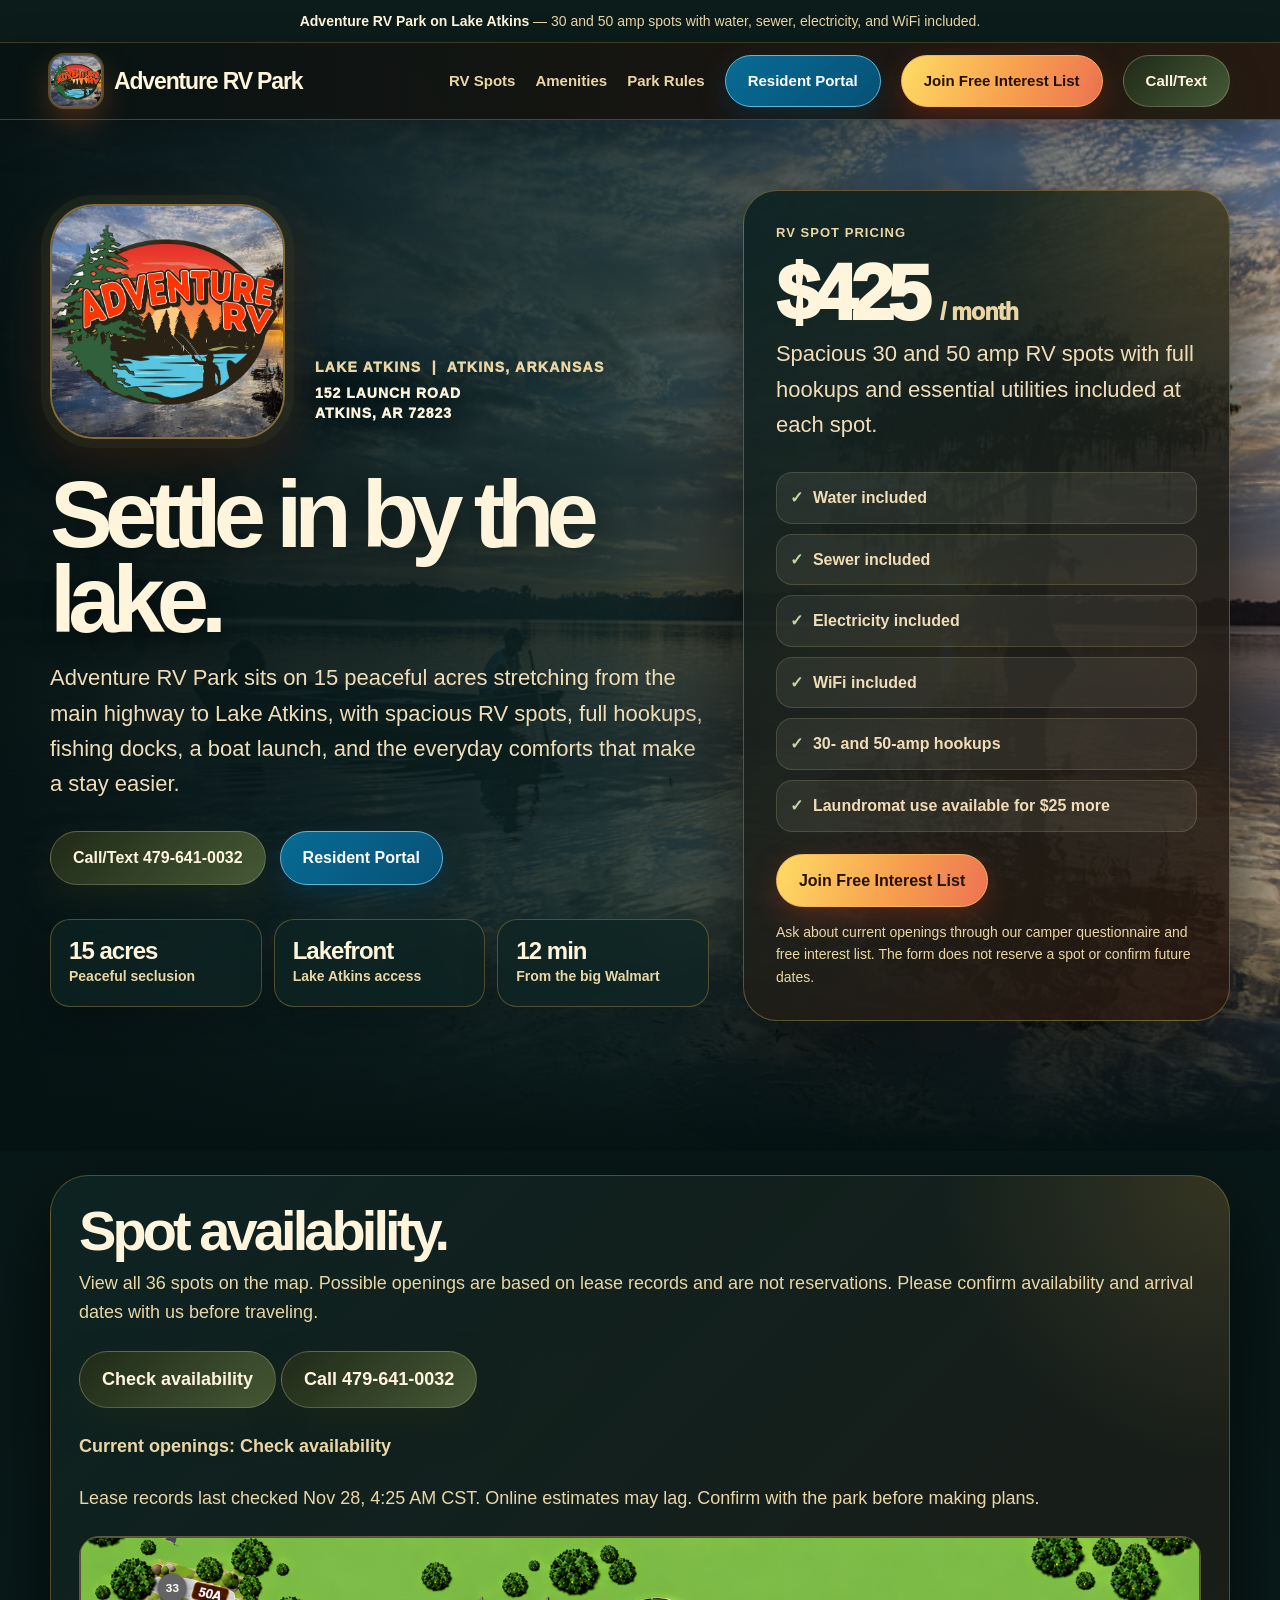
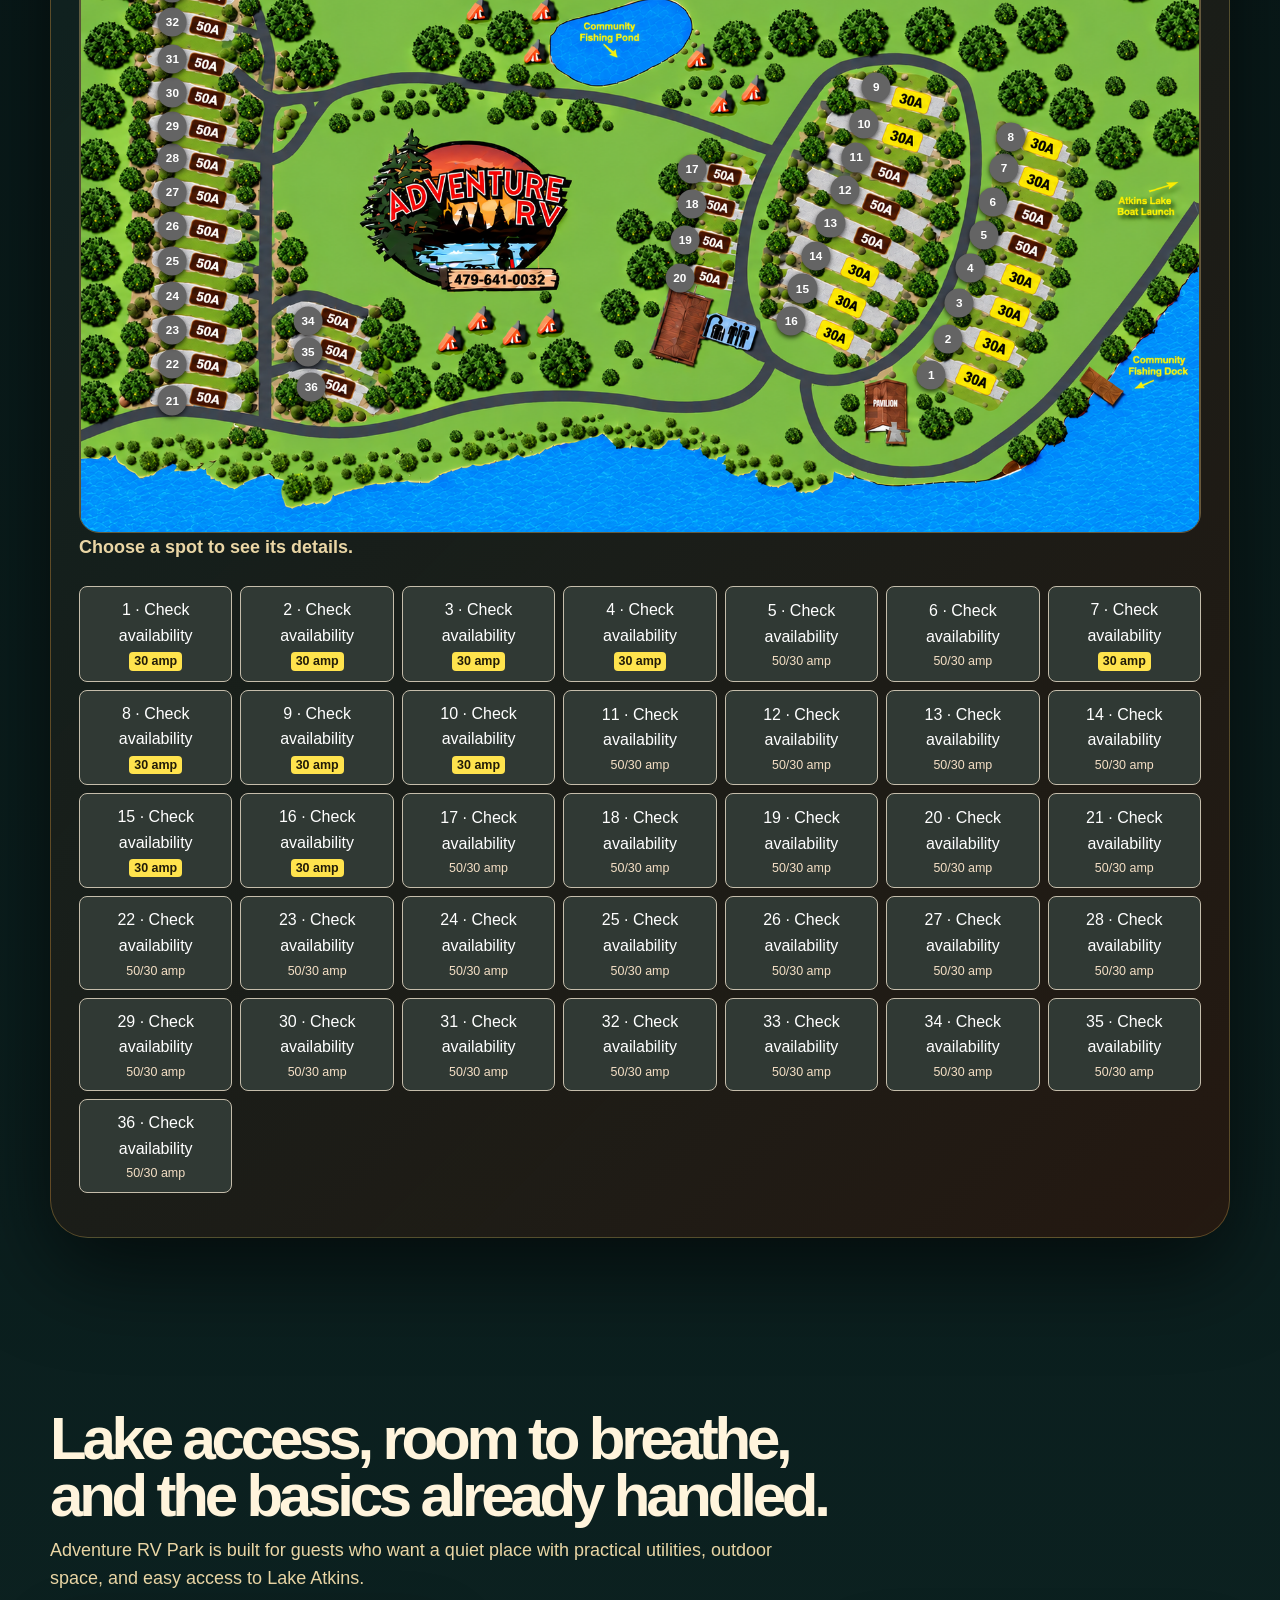
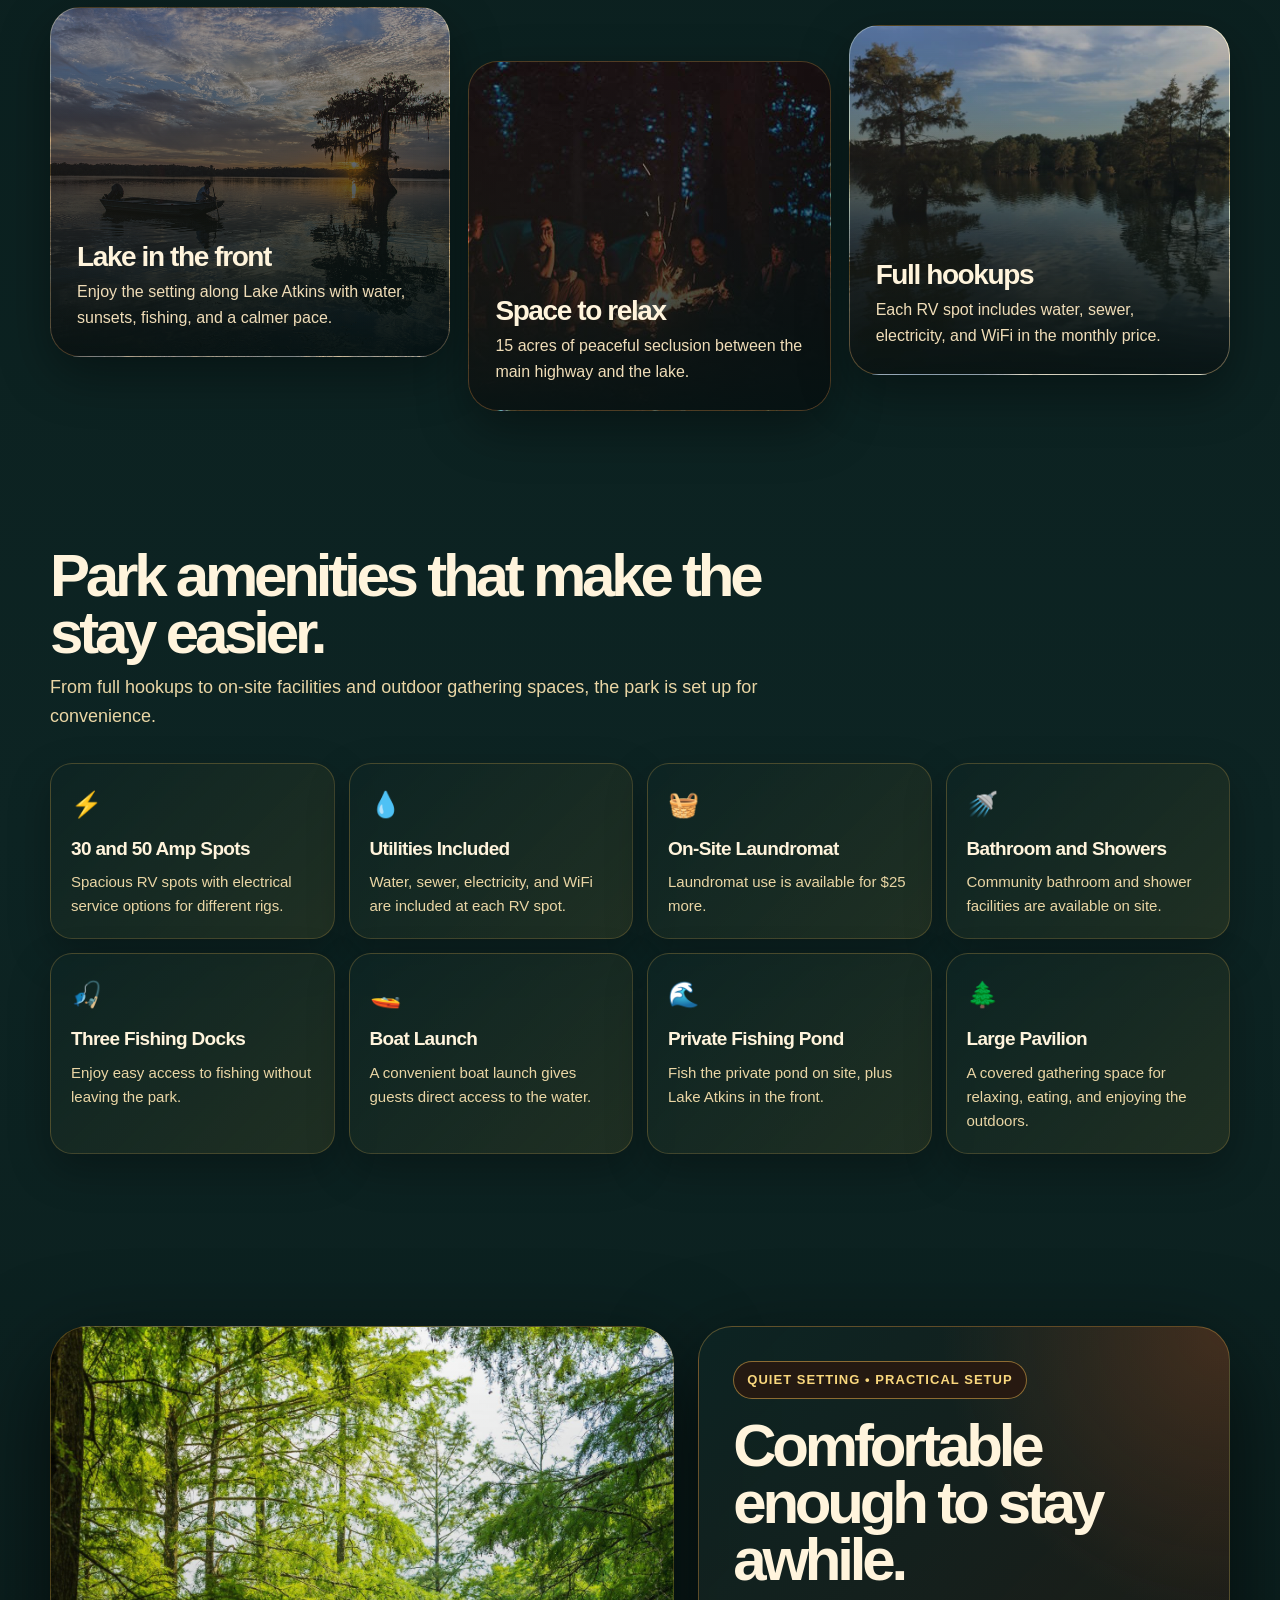
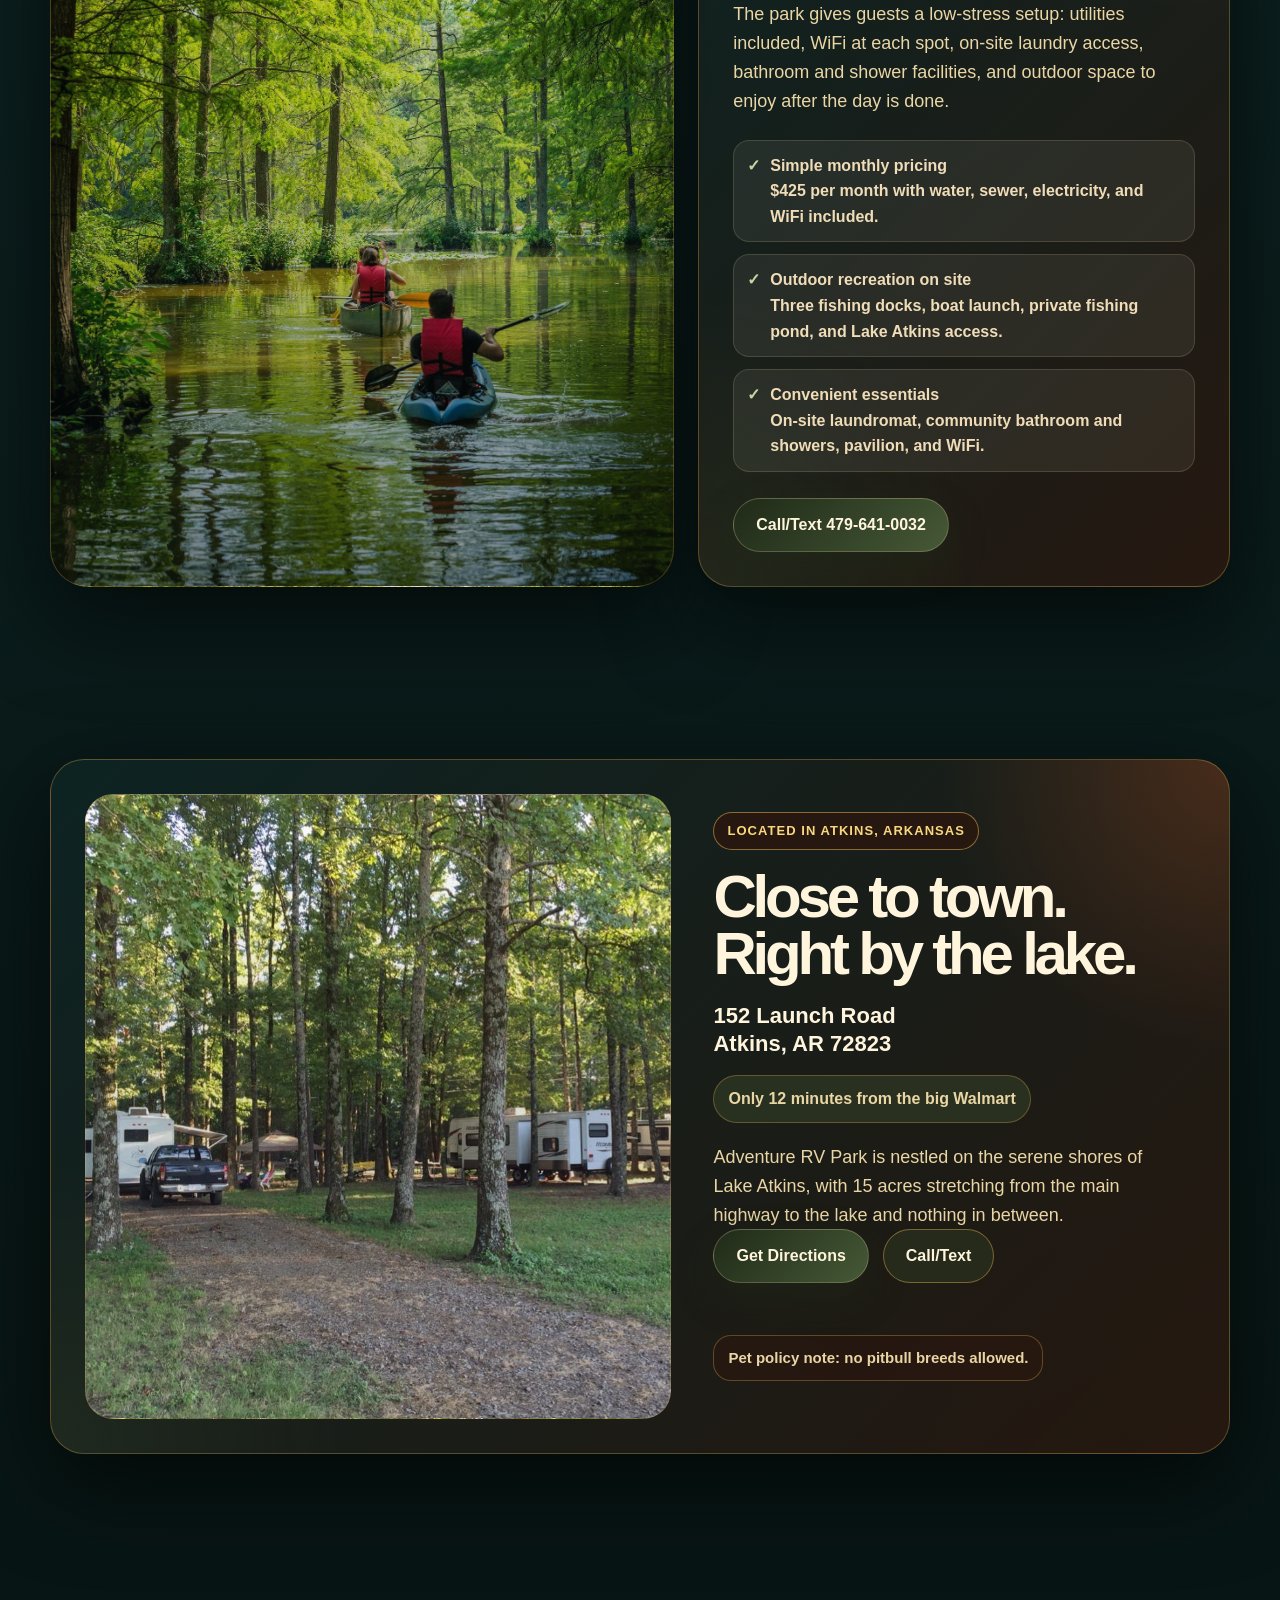
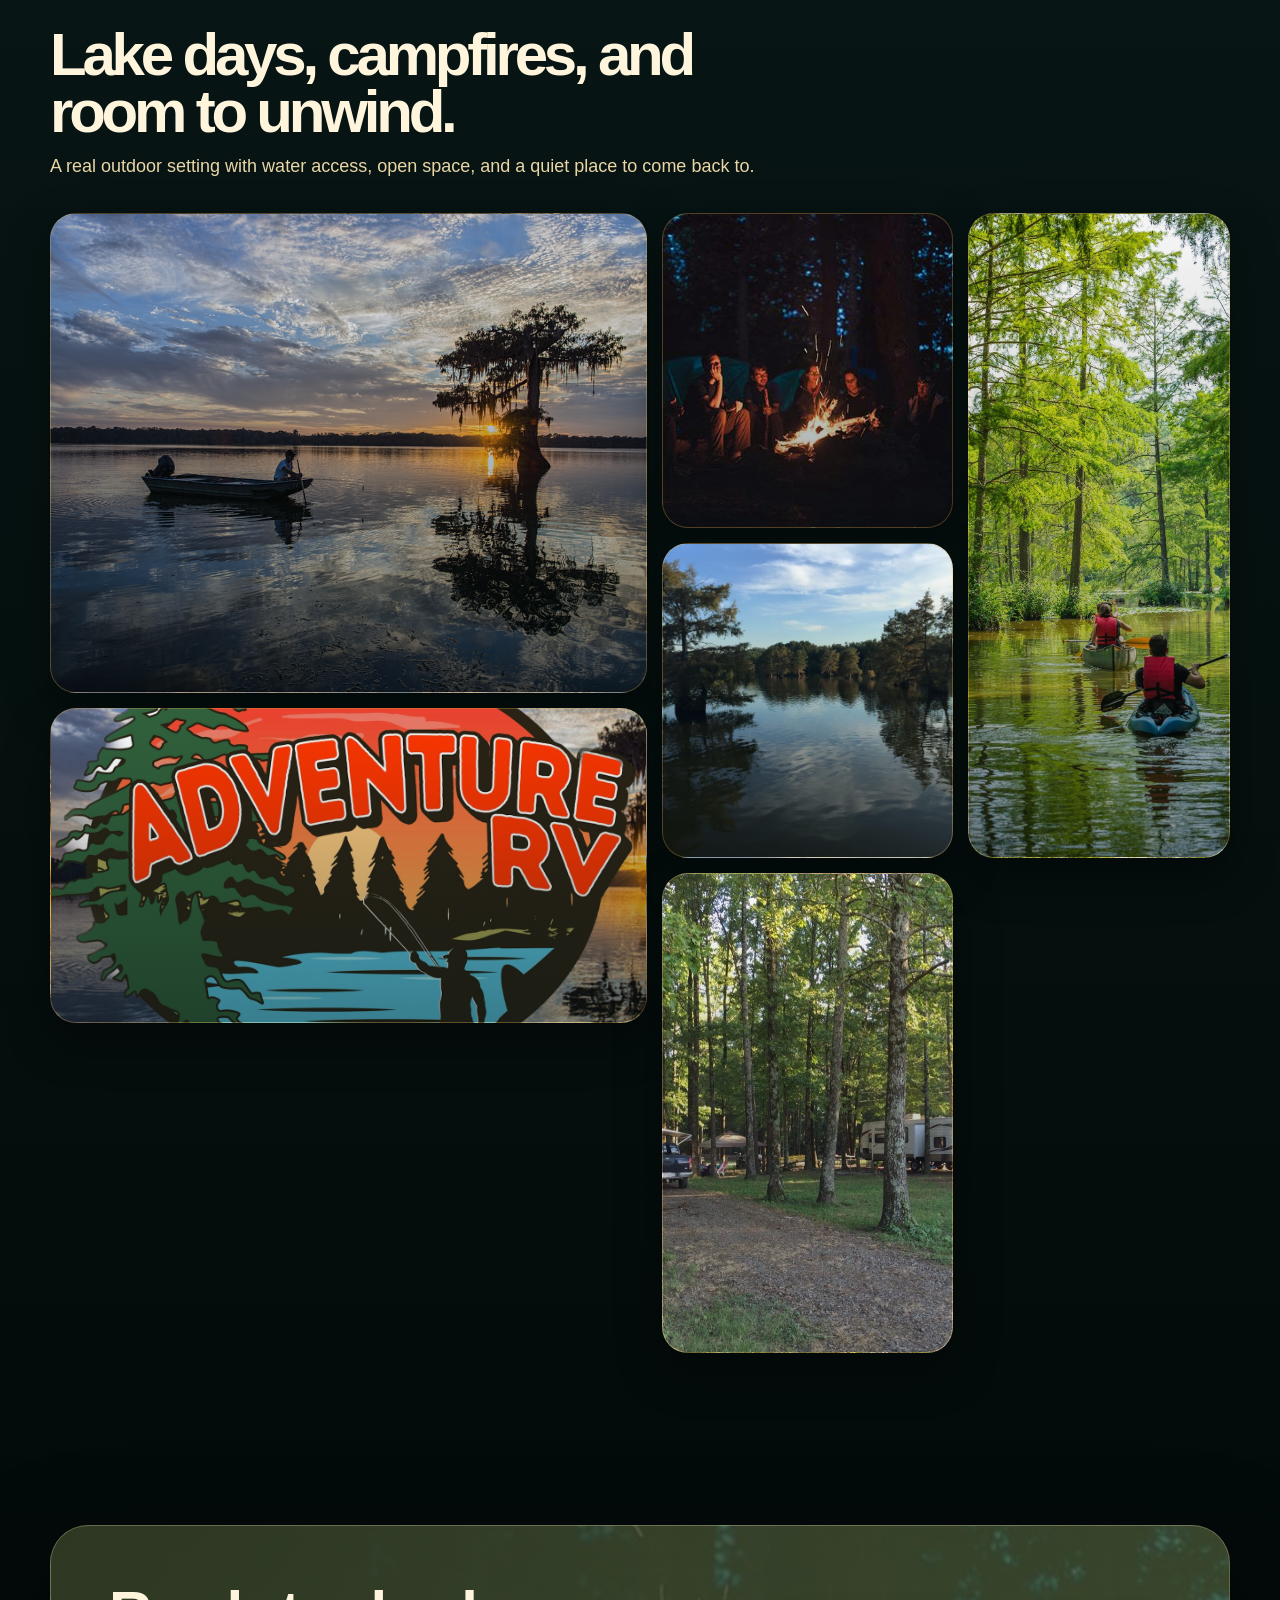
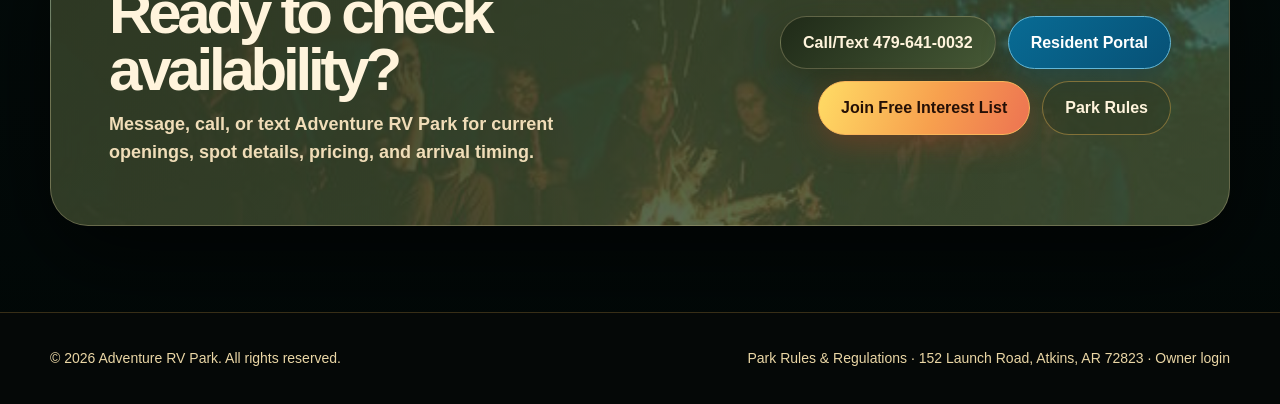
<file: index.html>
<!doctype html>
<html lang="en">
<head>
  <meta charset="utf-8">
  <meta name="viewport" content="width=device-width, initial-scale=1">
  <title>Adventure RV Park | Lake Atkins RV Park</title>
  <meta name="description" content="Adventure RV Park on Lake Atkins offers 30 and 50 amp RV spots with water, sewer, electricity, and WiFi included. Located at 152 Launch Road, Atkins, AR 72823.">

  <link rel="stylesheet" href="site.css?v=20261003-lake-blue">
  <link rel="stylesheet" href="availability.css?v=20261122-possible-openings">
</head>

<body>
  <div class="top">
    <strong>Adventure RV Park on Lake Atkins</strong> — 30 and 50 amp spots with water, sewer, electricity, and WiFi included.
  </div>

  <nav class="nav">
    <div class="wrap nav-inner">
      <a class="brand" href="#">
        <img class="mark" src="Screenshot%202023-10-20%20at%208.33.14%20PM.jpeg" alt="Adventure RV Park logo">
        <span>Adventure RV Park</span>
      </a>

      <div class="nav-links">
        <a href="#spots">RV Spots</a>
        <a href="#amenities">Amenities</a>
        <a href="rules.html">Park Rules</a>
        <a class="btn resident-portal-btn" href="resident-portal.html">Resident Portal</a>
        <a class="btn application-btn" href="signup.html">Join Free Interest List</a>
        <a href="#contact" class="btn">Call/Text</a>
      </div>
    </div>
  </nav>

  <header class="hero">
    <div class="wrap hero-grid">
      <div class="hero-content">
        <div class="hero-brand-block">
          <img class="hero-logo" src="Screenshot%202023-10-20%20at%208.33.14%20PM.jpeg" alt="Adventure RV Park logo">

          <div class="hero-info">
            <span class="hero-kicker">Lake Atkins&nbsp;&nbsp;|&nbsp;&nbsp;Atkins, Arkansas</span>
            <span class="hero-address">
              152 Launch Road<br>
              Atkins, AR 72823
            </span>
          </div>
        </div>

        <h1>Settle in by the lake.</h1>

        <p>
          Adventure RV Park sits on 15 peaceful acres stretching from the main highway to Lake Atkins,
          with spacious RV spots, full hookups, fishing docks, a boat launch, and the everyday comforts
          that make a stay easier.
        </p>

        <div class="hero-actions">
          <a class="btn" href="tel:14796410032">Call/Text 479-641-0032</a>
          <a class="btn resident-portal-btn" href="resident-portal.html">Resident Portal</a>
        </div>

        <div class="quick-facts">
          <div class="fact">
            <strong>15 acres</strong>
            <span>Peaceful seclusion</span>
          </div>
          <div class="fact">
            <strong>Lakefront</strong>
            <span>Lake Atkins access</span>
          </div>
          <div class="fact">
            <strong>12 min</strong>
            <span>From the big Walmart</span>
          </div>
        </div>
      </div>

      <aside class="price-card" id="spots">
        <div class="small">RV spot pricing</div>
        <div class="price">$425 <span>/ month</span></div>

        <p>
          Spacious 30 and 50 amp RV spots with full hookups and essential utilities included at each spot.
        </p>

        <div class="included">
          <div><span class="check">✓</span> Water included</div>
          <div><span class="check">✓</span> Sewer included</div>
          <div><span class="check">✓</span> Electricity included</div>
          <div><span class="check">✓</span> WiFi included</div>
          <div><span class="check">✓</span> 30- and 50-amp hookups</div>
          <div><span class="check">✓</span> Laundromat use available for $25 more</div>
        </div>

        <a class="btn application-btn" href="signup.html">Join Free Interest List</a>

        <div class="note">
          Ask about current openings through our camper questionnaire and free interest list. The form does not reserve a spot or confirm future dates.
        </div>
      </aside>
    </div>
  </header>

  <main>
    <section class="park-map-section" id="park-map">
      <div class="wrap">
        <div class="park-map-card">
          <h2>Spot availability.</h2>
          <p>
            View all 36 spots on the map. Possible openings are based on lease records and are not reservations. Please confirm availability and arrival dates with us before traveling.
          </p>

          <p><a class="btn" href="signup.html">Check availability</a> <a class="btn" href="tel:+14796410032">Call 479-641-0032</a></p>
          <img class="park-map-img" src="Adventure%20RV%20Campground%20Map.png" alt="Adventure RV Park map">
        </div>
      </div>
    </section>

    <section>
      <div class="wrap">
        <div class="section-head">
          <h2>Lake access, room to breathe, and the basics already handled.</h2>
          <p>
            Adventure RV Park is built for guests who want a quiet place with practical utilities, outdoor space,
            and easy access to Lake Atkins.
          </p>
        </div>

        <div class="cards">
          <article class="card small-offset" style="background-image:url('sunset%20cypress%20lake.jpeg');">
            <div class="card-content">
              <h3>Lake in the front</h3>
              <p>Enjoy the setting along Lake Atkins with water, sunsets, fishing, and a calmer pace.</p>
            </div>
          </article>

          <article class="card offset" style="background-image:url('fire%20with%20friends.jpeg');">
            <div class="card-content">
              <h3>Space to relax</h3>
              <p>15 acres of peaceful seclusion between the main highway and the lake.</p>
            </div>
          </article>

          <article class="card" style="background-image:url('IMG_5786.JPG');">
            <div class="card-content">
              <h3>Full hookups</h3>
              <p>Each RV spot includes water, sewer, electricity, and WiFi in the monthly price.</p>
            </div>
          </article>
        </div>
      </div>
    </section>

    <section id="amenities">
      <div class="wrap">
        <div class="section-head">
          <h2>Park amenities that make the stay easier.</h2>
          <p>
            From full hookups to on-site facilities and outdoor gathering spaces, the park is set up for convenience.
          </p>
        </div>

        <div class="amenity-grid">
          <div class="amenity">
            <div class="amenity-icon">⚡</div>
            <h3>30 and 50 Amp Spots</h3>
            <p>Spacious RV spots with electrical service options for different rigs.</p>
          </div>

          <div class="amenity">
            <div class="amenity-icon">💧</div>
            <h3>Utilities Included</h3>
            <p>Water, sewer, electricity, and WiFi are included at each RV spot.</p>
          </div>

          <div class="amenity">
            <div class="amenity-icon">🧺</div>
            <h3>On-Site Laundromat</h3>
            <p>Laundromat use is available for $25 more.</p>
          </div>

          <div class="amenity">
            <div class="amenity-icon">🚿</div>
            <h3>Bathroom and Showers</h3>
            <p>Community bathroom and shower facilities are available on site.</p>
          </div>

          <div class="amenity">
            <div class="amenity-icon">🎣</div>
            <h3>Three Fishing Docks</h3>
            <p>Enjoy easy access to fishing without leaving the park.</p>
          </div>

          <div class="amenity">
            <div class="amenity-icon">🚤</div>
            <h3>Boat Launch</h3>
            <p>A convenient boat launch gives guests direct access to the water.</p>
          </div>

          <div class="amenity">
            <div class="amenity-icon">🌊</div>
            <h3>Private Fishing Pond</h3>
            <p>Fish the private pond on site, plus Lake Atkins in the front.</p>
          </div>

          <div class="amenity">
            <div class="amenity-icon">🌲</div>
            <h3>Large Pavilion</h3>
            <p>A covered gathering space for relaxing, eating, and enjoying the outdoors.</p>
          </div>
        </div>
      </div>
    </section>

    <section>
      <div class="wrap split">
        <div class="photo-panel"></div>

        <div class="info-panel">
          <span class="tag">Quiet setting • Practical setup</span>

          <h2>Comfortable enough to stay awhile.</h2>

          <p>
            The park gives guests a low-stress setup: utilities included, WiFi at each spot,
            on-site laundry access, bathroom and shower facilities, and outdoor space to enjoy after the day is done.
          </p>

          <div class="list">
            <div class="list-item">
              <span class="check">✓</span>
              <div>
                <strong>Simple monthly pricing</strong><br>
                <span>$425 per month with water, sewer, electricity, and WiFi included.</span>
              </div>
            </div>

            <div class="list-item">
              <span class="check">✓</span>
              <div>
                <strong>Outdoor recreation on site</strong><br>
                <span>Three fishing docks, boat launch, private fishing pond, and Lake Atkins access.</span>
              </div>
            </div>

            <div class="list-item">
              <span class="check">✓</span>
              <div>
                <strong>Convenient essentials</strong><br>
                <span>On-site laundromat, community bathroom and showers, pavilion, and WiFi.</span>
              </div>
            </div>
          </div>

          <a class="btn" href="tel:14796410032">Call/Text 479-641-0032</a>
        </div>
      </div>
    </section>

    <section id="location">
      <div class="wrap location-card">
        <div class="map-box"></div>

        <div class="location-details">
          <span class="tag">Located in Atkins, Arkansas</span>

          <h2>Close to town. Right by the lake.</h2>

          <div class="address">
            152 Launch Road<br>
            Atkins, AR 72823
          </div>

          <div class="distance">
            Only 12 minutes from the big Walmart
          </div>

          <p>
            Adventure RV Park is nestled on the serene shores of Lake Atkins, with 15 acres stretching
            from the main highway to the lake and nothing in between.
          </p>

          <div class="hero-actions">
            <a class="btn" href="https://www.google.com/maps/search/?api=1&query=152%20Launch%20Road%20Atkins%20AR%2072823" target="_blank" rel="noopener">Get Directions</a>
            <a class="btn outline" href="tel:14796410032">Call/Text</a>
          </div>

          <div class="policy">
            Pet policy note: no pitbull breeds allowed.
          </div>
        </div>
      </div>
    </section>

    <section id="photos">
      <div class="wrap">
        <div class="section-head">
          <h2>Lake days, campfires, and room to unwind.</h2>
          <p>
            A real outdoor setting with water access, open space, and a quiet place to come back to.
          </p>
        </div>

        <div class="masonry">
          <div class="tile" style="background-image:url('sunset%20cypress%20lake.jpeg');"></div>
          <div class="tile" style="background-image:url('fire%20with%20friends.jpeg');"></div>
          <div class="tile" style="background-image:url('kayak%20group%20cypress.jpeg');"></div>
          <div class="tile" style="background-image:url('IMG_5786.JPG');"></div>
          <div class="tile" style="background-image:url('Screenshot%202023-10-20%20at%208.33.14%20PM.jpeg');"></div>
          <div class="tile" style="background-image:url('IMG_5787.JPG');"></div>
        </div>
      </div>
    </section>

    <section id="contact">
      <div class="wrap">
        <div class="cta">
          <div>
            <h2>Ready to check availability?</h2>
            <p>
              Message, call, or text Adventure RV Park for current openings, spot details, pricing, and arrival timing.
            </p>
          </div>

          <div class="cta-actions">
            <a class="btn" href="tel:14796410032">Call/Text 479-641-0032</a>
            <a class="btn resident-portal-btn" href="resident-portal.html">Resident Portal</a>
            <a class="btn application-btn" href="signup.html">Join Free Interest List</a>
            <a class="btn outline" href="rules.html">Park Rules</a>
          </div>
        </div>
      </div>
    </section>
  </main>

  <footer>
    <div class="wrap footer-inner">
      <div>© <span id="year"></span> Adventure RV Park. All rights reserved.</div>
      <div><a href="rules.html">Park Rules &amp; Regulations</a> · 152 Launch Road, Atkins, AR 72823 · <a href="https://property-owner.innago.com/dashboard" rel="nofollow">Owner login</a></div>
    </div>
  </footer>

  <script>
    document.getElementById("year").textContent = new Date().getFullYear();
  </script>
  <script src="availability.js?v=innago-open-label-20261122" defer></script>
</body>
</html>
</file>
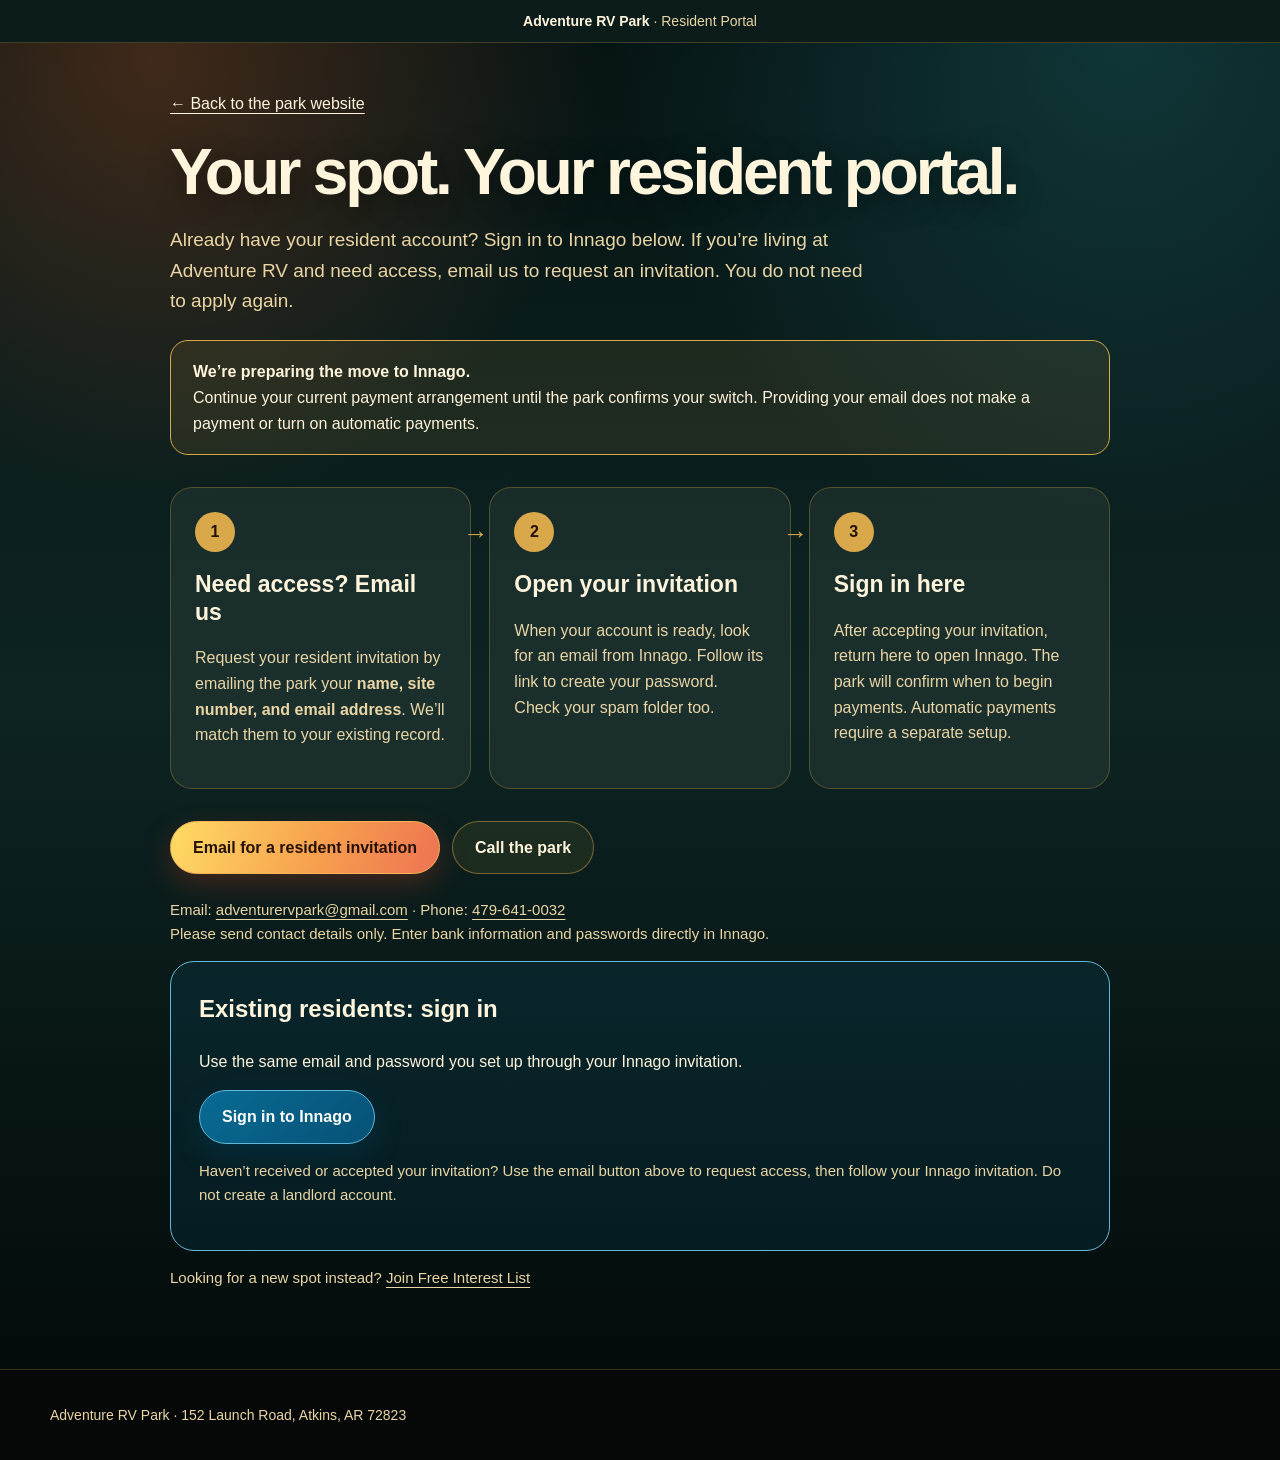
<file: resident-portal.html>
<!doctype html>
<html lang="en"><head>
<meta charset="utf-8"><meta name="viewport" content="width=device-width, initial-scale=1">
<title>Resident Portal | Adventure RV Park</title>
<meta name="description" content="Existing residents can sign in to Innago here. Need access? Email Adventure RV Park to request your resident invitation.">
<link rel="stylesheet" href="site.css?v=20261003-lake-blue">
<style>
main{max-width:980px;margin:auto;padding:48px 20px 64px}
h1{font-size:clamp(38px,7vw,64px);line-height:1.05;letter-spacing:-.05em}
.intro{max-width:700px;font-size:19px;color:var(--sand)}
.notice{padding:18px 22px;border:1px solid var(--gold);border-radius:18px;background:rgba(216,168,75,.1);margin:24px 0}
.steps{list-style:none;padding:0;display:grid;grid-template-columns:repeat(3,1fr);gap:18px;margin:32px 0}
.steps li{position:relative;background:rgba(255,244,220,.06);border:1px solid rgba(216,168,75,.3);border-radius:22px;padding:24px}
.step-number{display:grid;place-items:center;width:40px;height:40px;border-radius:50%;background:var(--gold);color:#251006;font-weight:bold}
.steps h2{font-size:23px;line-height:1.2}.steps p{color:var(--sand)}
.steps li:not(:last-child)::after{content:"→";position:absolute;right:-18px;top:25px;color:var(--gold);font-size:25px;z-index:1}
.actions{display:flex;flex-wrap:wrap;gap:12px;margin:24px 0}.login{padding:28px;border-radius:24px;background:rgba(8,107,148,.14);border:1px solid #62b7d8}
.login h2{margin-top:0}.fine{color:var(--sand);font-size:15px}a:not(.btn){text-decoration:underline;text-underline-offset:4px}
a:focus-visible{outline:3px solid #fff4dc;outline-offset:4px}
@media(max-width:650px){.steps{grid-template-columns:1fr}.steps li:not(:last-child)::after{content:"↓";top:auto;bottom:-24px;right:26px}.actions .btn{white-space:normal;text-align:center}}
</style></head><body>
<div class="top"><strong>Adventure RV Park</strong> · Resident Portal</div>
<main><a href="index.html">← Back to the park website</a>
<h1>Your spot. Your resident portal.</h1>
<p class="intro">Already have your resident account? Sign in to Innago below. If you’re living at Adventure RV and need access, email us to request an invitation. You do not need to apply again.</p>
<div class="notice"><strong>We’re preparing the move to Innago.</strong><br>Continue your current payment arrangement until the park confirms your switch. Providing your email does not make a payment or turn on automatic payments.</div>
<ol class="steps">
<li><span class="step-number" aria-hidden="true">1</span><h2>Need access? Email us</h2><p>Request your resident invitation by emailing the park your <strong>name, site number, and email address</strong>. We’ll match them to your existing record.</p></li>
<li><span class="step-number" aria-hidden="true">2</span><h2>Open your invitation</h2><p>When your account is ready, look for an email from Innago. Follow its link to create your password. Check your spam folder too.</p></li>
<li><span class="step-number" aria-hidden="true">3</span><h2>Sign in here</h2><p>After accepting your invitation, return here to open Innago. The park will confirm when to begin payments. Automatic payments require a separate setup.</p></li>
</ol>
<div class="actions"><a class="btn application-btn" href="mailto:adventurervpark@gmail.com?subject=Resident%20portal%20email%20setup&amp;body=Name%3A%20%0ASite%20number%3A%20%0AEmail%20address%3A%20">Email for a resident invitation</a><a class="btn outline" href="tel:14796410032">Call the park</a></div>
<p class="fine">Email: <a href="mailto:adventurervpark@gmail.com">adventurervpark@gmail.com</a> · Phone: <a href="tel:14796410032">479-641-0032</a><br>Please send contact details only. Enter bank information and passwords directly in Innago.</p>
<section class="login"><h2>Existing residents: sign in</h2><p>Use the same email and password you set up through your Innago invitation.</p><a class="btn resident-portal-btn" href="https://my.innago.com/">Sign in to Innago</a><p class="fine">Haven’t received or accepted your invitation? Use the email button above to request access, then follow your Innago invitation. Do not create a landlord account.</p></section>
<p class="fine">Looking for a new spot instead? <a href="signup.html">Join Free Interest List</a></p>
</main><footer><div class="wrap">Adventure RV Park · 152 Launch Road, Atkins, AR 72823</div></footer>
</body></html>
</file>
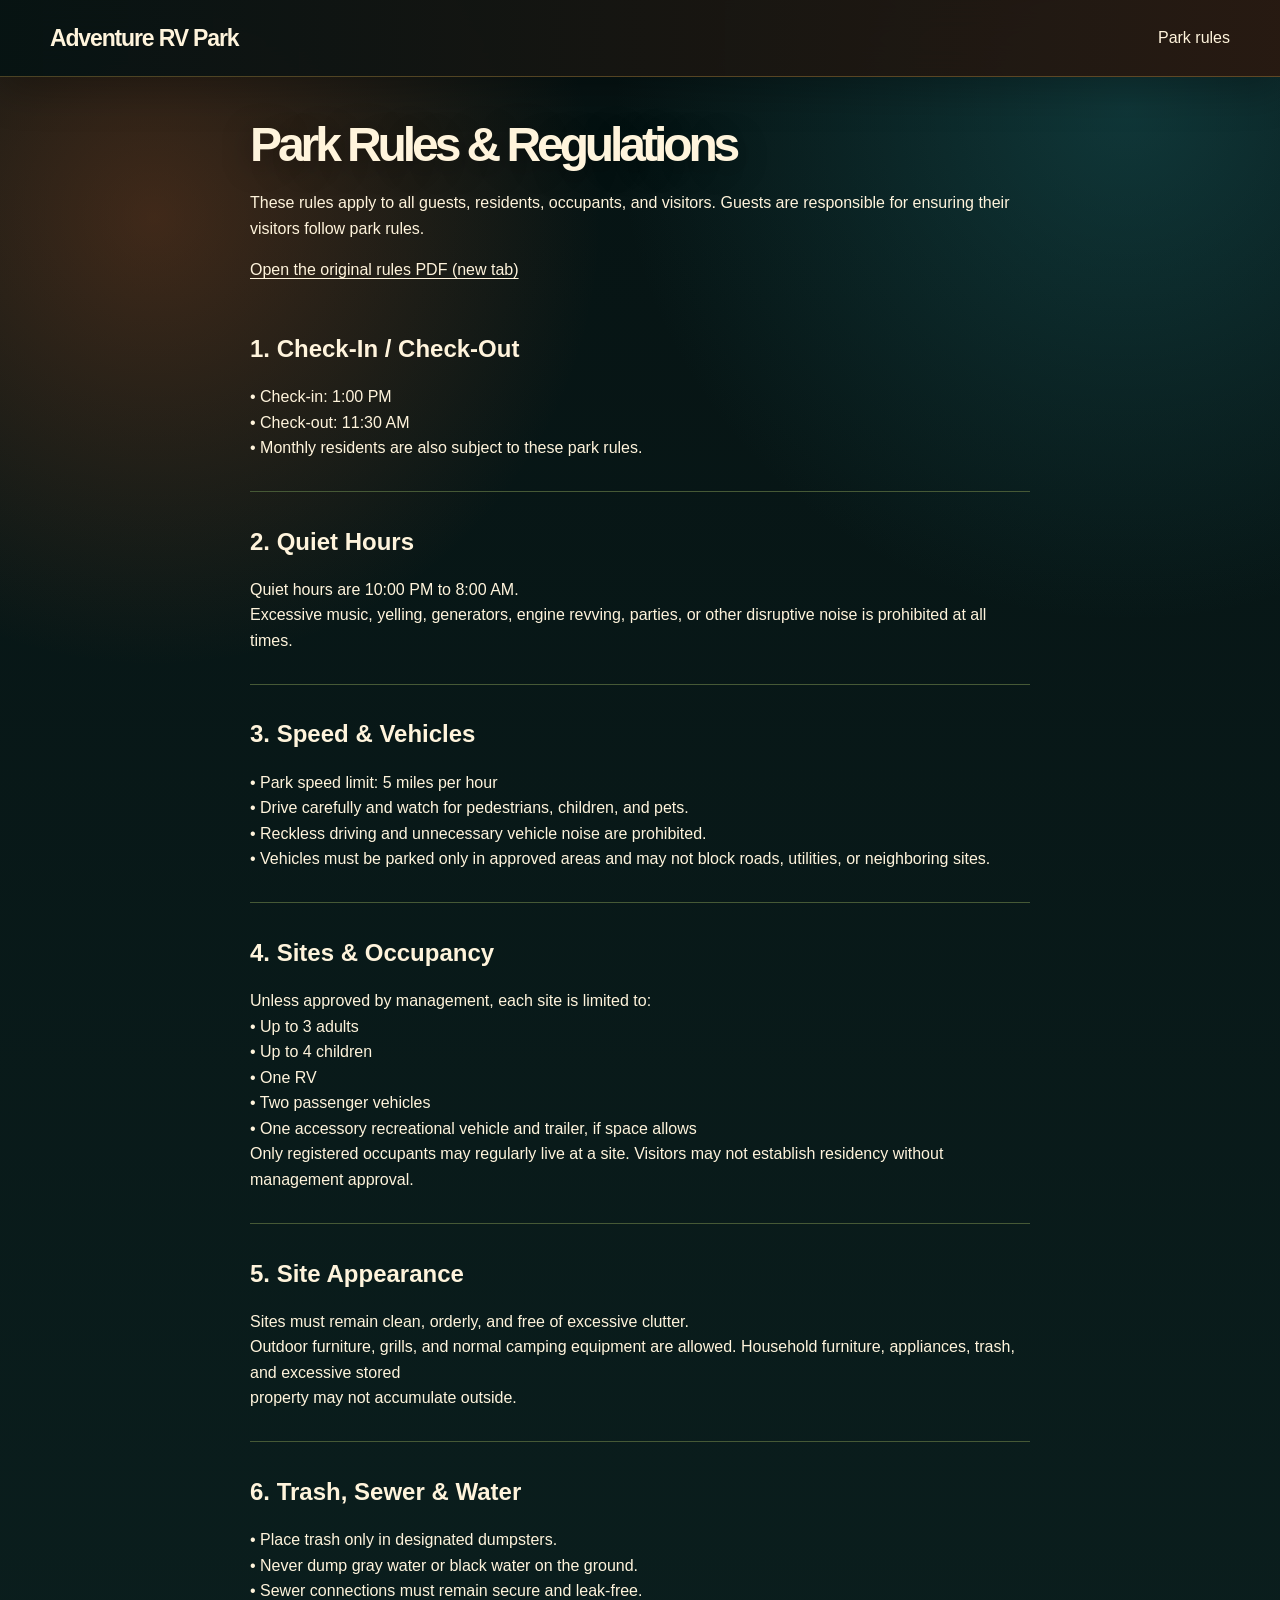
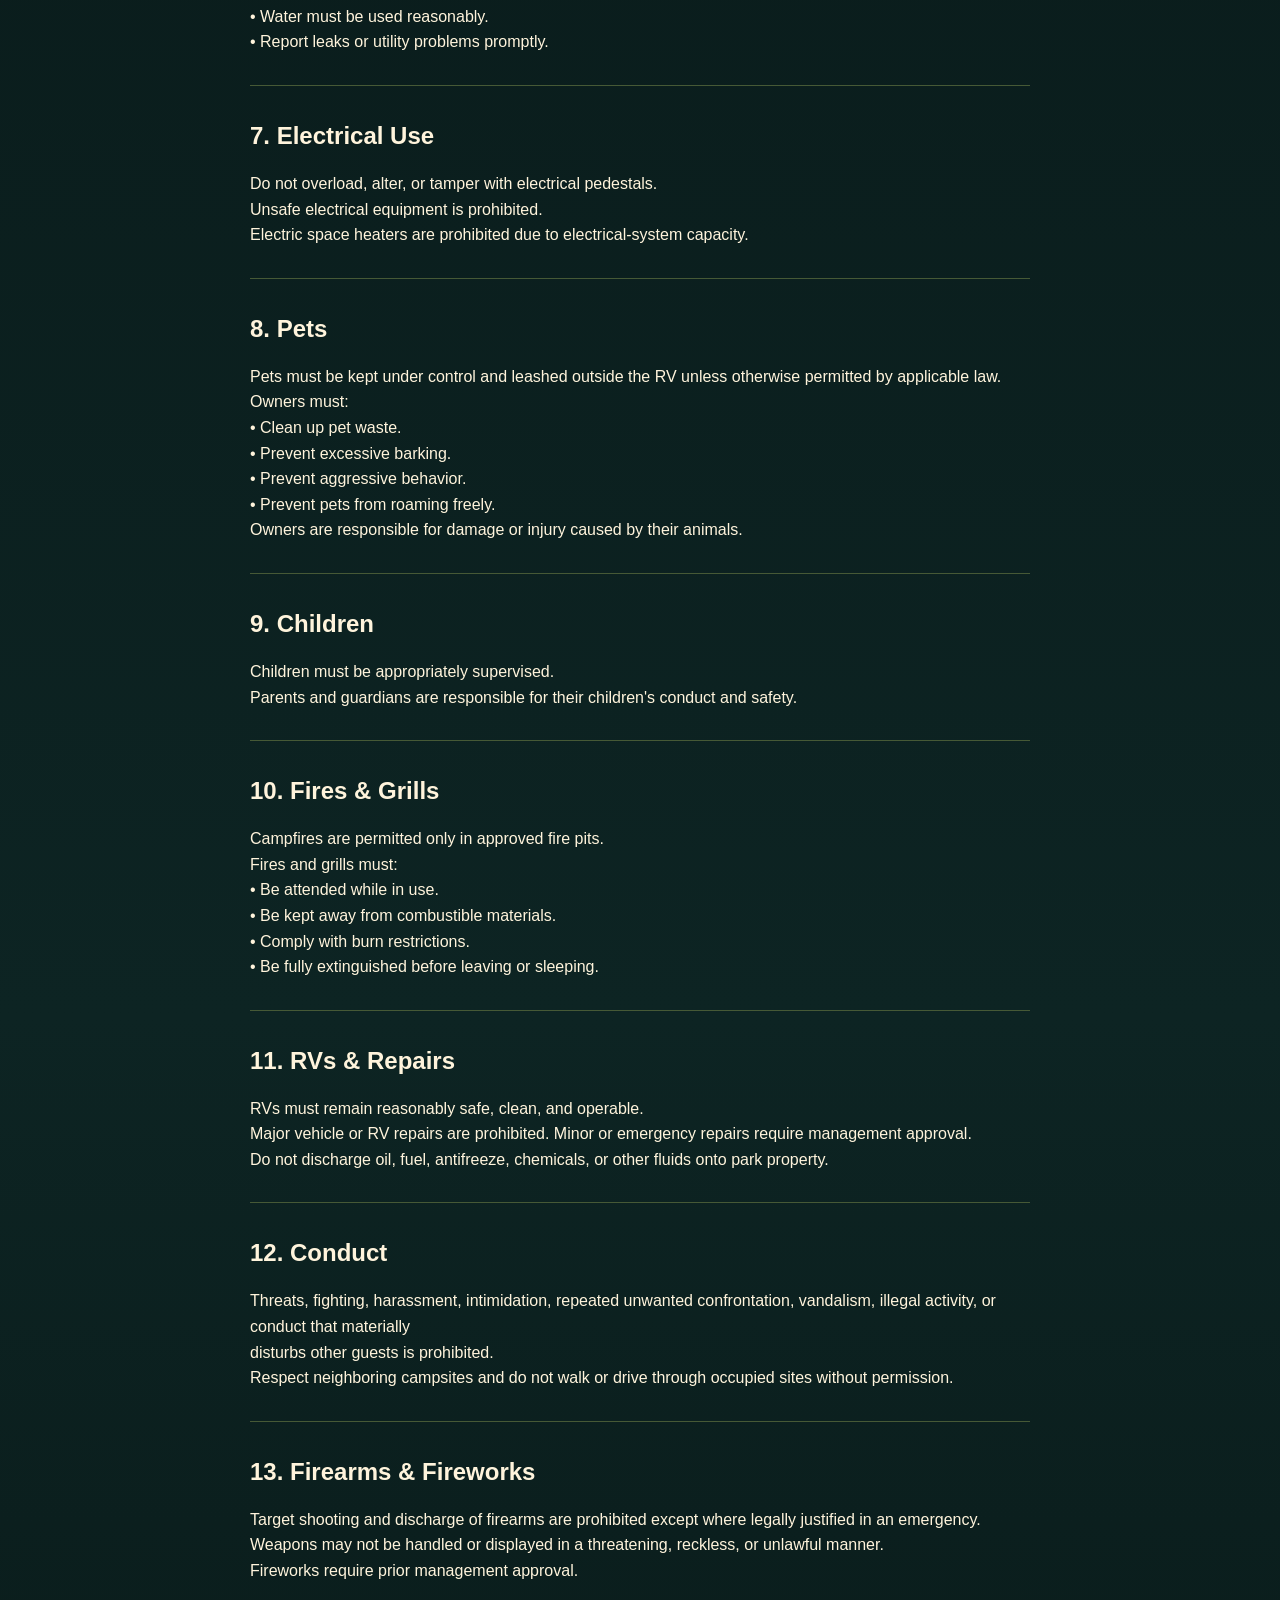
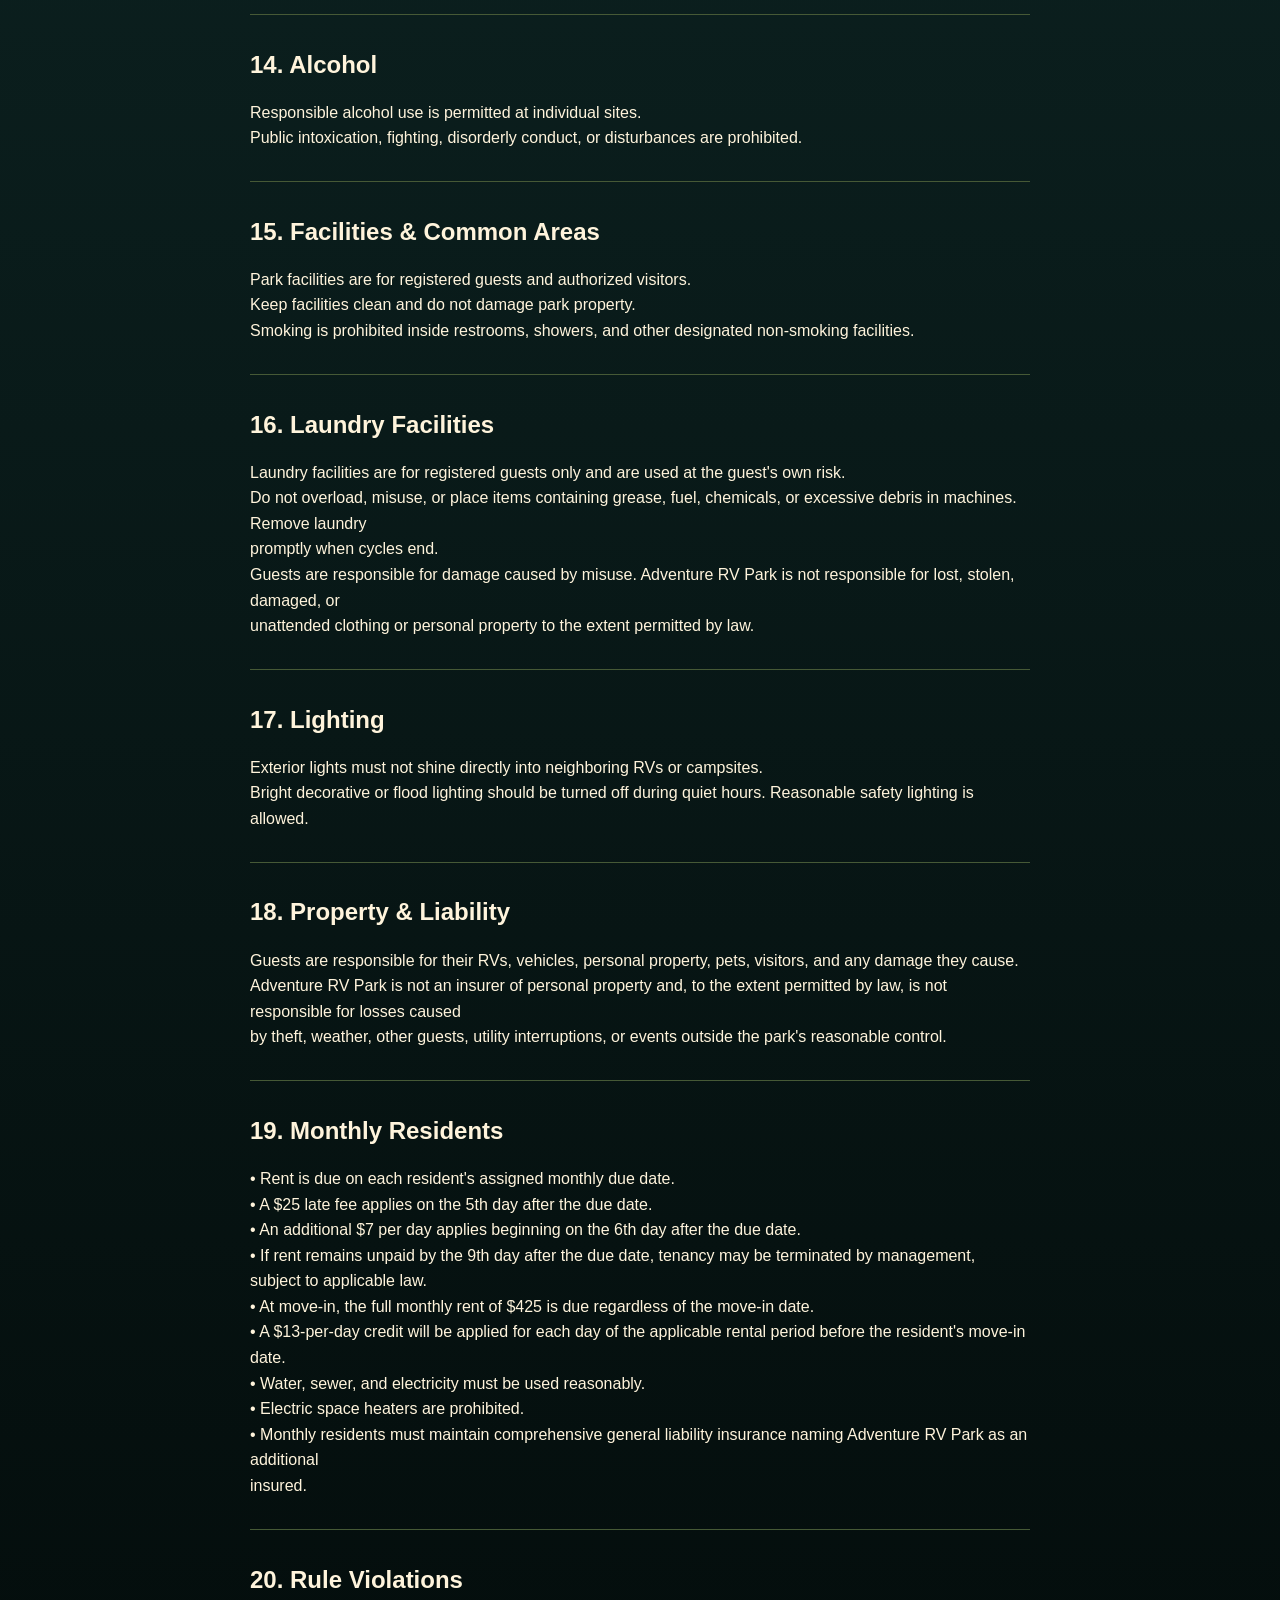
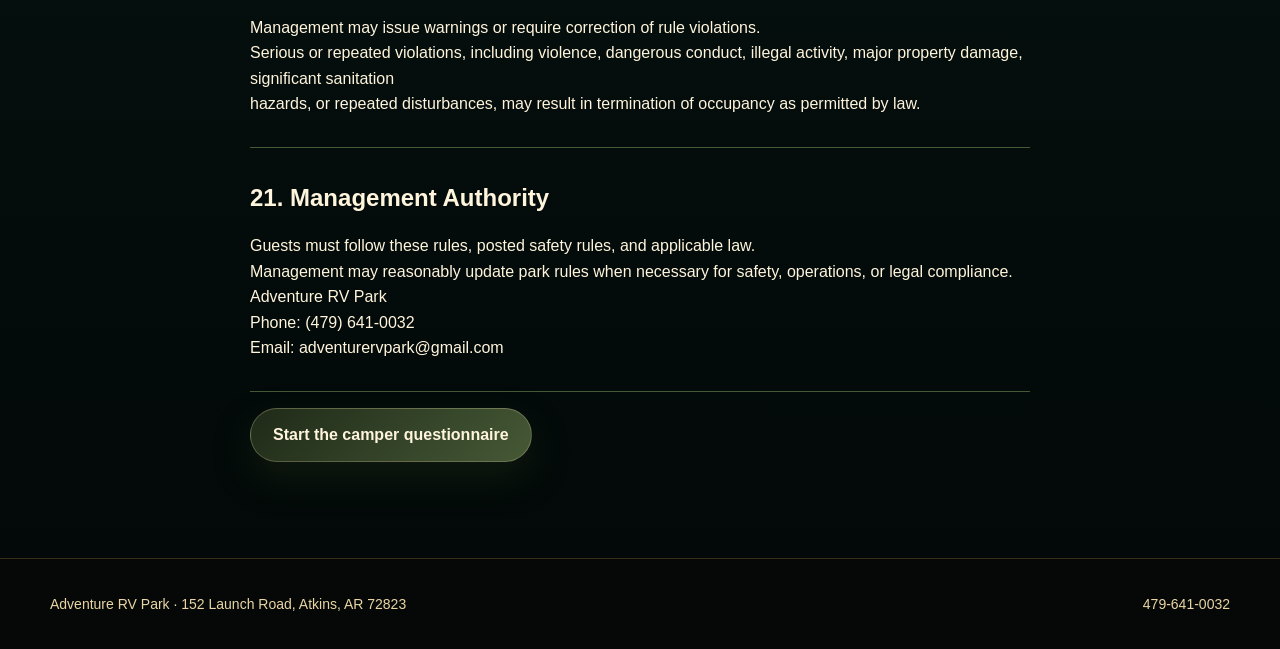
<file: rules.html>
<!doctype html><html lang="en"><head><meta charset="utf-8"><meta name="viewport" content="width=device-width, initial-scale=1"><title>Park Rules &amp; Regulations | Adventure RV Park</title><link rel="stylesheet" href="site.css"><link rel="stylesheet" href="signup.css"></head><body><nav class="nav"><div class="wrap nav-inner"><a class="brand" href="/">Adventure RV Park</a><a href="rules.html">Park rules</a></div></nav><main class="flow"><h1>Park Rules &amp; Regulations</h1><p>These rules apply to all guests, residents, occupants, and visitors. Guests are responsible for ensuring their visitors follow park rules.</p><p><a href="park-rules.pdf" target="_blank" rel="noopener">Open the original rules PDF (new tab)</a></p><section class="rules-section"><h2>1. Check-In / Check-Out</h2><p>• Check-in: 1:00 PM
• Check-out: 11:30 AM
• Monthly residents are also subject to these park rules.</p></section><section class="rules-section"><h2>2. Quiet Hours</h2><p>Quiet hours are 10:00 PM to 8:00 AM.
Excessive music, yelling, generators, engine revving, parties, or other disruptive noise is prohibited at all times.</p></section><section class="rules-section"><h2>3. Speed &amp; Vehicles</h2><p>• Park speed limit: 5 miles per hour
• Drive carefully and watch for pedestrians, children, and pets.
• Reckless driving and unnecessary vehicle noise are prohibited.
• Vehicles must be parked only in approved areas and may not block roads, utilities, or neighboring sites.</p></section><section class="rules-section"><h2>4. Sites &amp; Occupancy</h2><p>Unless approved by management, each site is limited to:
• Up to 3 adults
• Up to 4 children
• One RV
• Two passenger vehicles
• One accessory recreational vehicle and trailer, if space allows
Only registered occupants may regularly live at a site. Visitors may not establish residency without management approval.</p></section><section class="rules-section"><h2>5. Site Appearance</h2><p>Sites must remain clean, orderly, and free of excessive clutter.
Outdoor furniture, grills, and normal camping equipment are allowed. Household furniture, appliances, trash, and excessive stored
property may not accumulate outside.</p></section><section class="rules-section"><h2>6. Trash, Sewer &amp; Water</h2><p>• Place trash only in designated dumpsters.
• Never dump gray water or black water on the ground.
• Sewer connections must remain secure and leak-free.
• Water must be used reasonably.
• Report leaks or utility problems promptly.</p></section><section class="rules-section"><h2>7. Electrical Use</h2><p>Do not overload, alter, or tamper with electrical pedestals.
Unsafe electrical equipment is prohibited.
Electric space heaters are prohibited due to electrical-system capacity.</p></section><section class="rules-section"><h2>8. Pets</h2><p>Pets must be kept under control and leashed outside the RV unless otherwise permitted by applicable law.
Owners must:
• Clean up pet waste.
• Prevent excessive barking.
• Prevent aggressive behavior.
• Prevent pets from roaming freely.
Owners are responsible for damage or injury caused by their animals.</p></section><section class="rules-section"><h2>9. Children</h2><p>Children must be appropriately supervised.
Parents and guardians are responsible for their children&#x27;s conduct and safety.</p></section><section class="rules-section"><h2>10. Fires &amp; Grills</h2><p>Campfires are permitted only in approved fire pits.
Fires and grills must:
• Be attended while in use.
• Be kept away from combustible materials.
• Comply with burn restrictions.
• Be fully extinguished before leaving or sleeping.</p></section><section class="rules-section"><h2>11. RVs &amp; Repairs</h2><p>RVs must remain reasonably safe, clean, and operable.
Major vehicle or RV repairs are prohibited. Minor or emergency repairs require management approval.
Do not discharge oil, fuel, antifreeze, chemicals, or other fluids onto park property.</p></section><section class="rules-section"><h2>12. Conduct</h2><p>Threats, fighting, harassment, intimidation, repeated unwanted confrontation, vandalism, illegal activity, or conduct that materially
disturbs other guests is prohibited.
Respect neighboring campsites and do not walk or drive through occupied sites without permission.</p></section><section class="rules-section"><h2>13. Firearms &amp; Fireworks</h2><p>Target shooting and discharge of firearms are prohibited except where legally justified in an emergency.
Weapons may not be handled or displayed in a threatening, reckless, or unlawful manner.
Fireworks require prior management approval.</p></section><section class="rules-section"><h2>14. Alcohol</h2><p>Responsible alcohol use is permitted at individual sites.
Public intoxication, fighting, disorderly conduct, or disturbances are prohibited.</p></section><section class="rules-section"><h2>15. Facilities &amp; Common Areas</h2><p>Park facilities are for registered guests and authorized visitors.
Keep facilities clean and do not damage park property.
Smoking is prohibited inside restrooms, showers, and other designated non-smoking facilities.</p></section><section class="rules-section"><h2>16. Laundry Facilities</h2><p>Laundry facilities are for registered guests only and are used at the guest&#x27;s own risk.
Do not overload, misuse, or place items containing grease, fuel, chemicals, or excessive debris in machines. Remove laundry
promptly when cycles end.
Guests are responsible for damage caused by misuse. Adventure RV Park is not responsible for lost, stolen, damaged, or
unattended clothing or personal property to the extent permitted by law.</p></section><section class="rules-section"><h2>17. Lighting</h2><p>Exterior lights must not shine directly into neighboring RVs or campsites.
Bright decorative or flood lighting should be turned off during quiet hours. Reasonable safety lighting is allowed.</p></section><section class="rules-section"><h2>18. Property &amp; Liability</h2><p>Guests are responsible for their RVs, vehicles, personal property, pets, visitors, and any damage they cause.
Adventure RV Park is not an insurer of personal property and, to the extent permitted by law, is not responsible for losses caused
by theft, weather, other guests, utility interruptions, or events outside the park&#x27;s reasonable control.</p></section><section class="rules-section"><h2>19. Monthly Residents</h2><p>• Rent is due on each resident&#x27;s assigned monthly due date.
• A $25 late fee applies on the 5th day after the due date.
• An additional $7 per day applies beginning on the 6th day after the due date.
• If rent remains unpaid by the 9th day after the due date, tenancy may be terminated by management, subject to applicable law.
• At move-in, the full monthly rent of $425 is due regardless of the move-in date.
• A $13-per-day credit will be applied for each day of the applicable rental period before the resident&#x27;s move-in date.
• Water, sewer, and electricity must be used reasonably.
• Electric space heaters are prohibited.
• Monthly residents must maintain comprehensive general liability insurance naming Adventure RV Park as an additional
 insured.</p></section><section class="rules-section"><h2>20. Rule Violations</h2><p>Management may issue warnings or require correction of rule violations.
Serious or repeated violations, including violence, dangerous conduct, illegal activity, major property damage, significant sanitation
hazards, or repeated disturbances, may result in termination of occupancy as permitted by law.</p></section><section class="rules-section"><h2>21. Management Authority</h2><p>Guests must follow these rules, posted safety rules, and applicable law.
Management may reasonably update park rules when necessary for safety, operations, or legal compliance.
Adventure RV Park
Phone: (479) 641-0032
Email: adventurervpark@gmail.com</p></section><p><a class="btn" href="signup.html">Start the camper questionnaire</a></p></main><footer><div class="wrap footer-inner"><span>Adventure RV Park · 152 Launch Road, Atkins, AR 72823</span><a href="tel:14796410032">479-641-0032</a></div></footer></body></html>
</file>
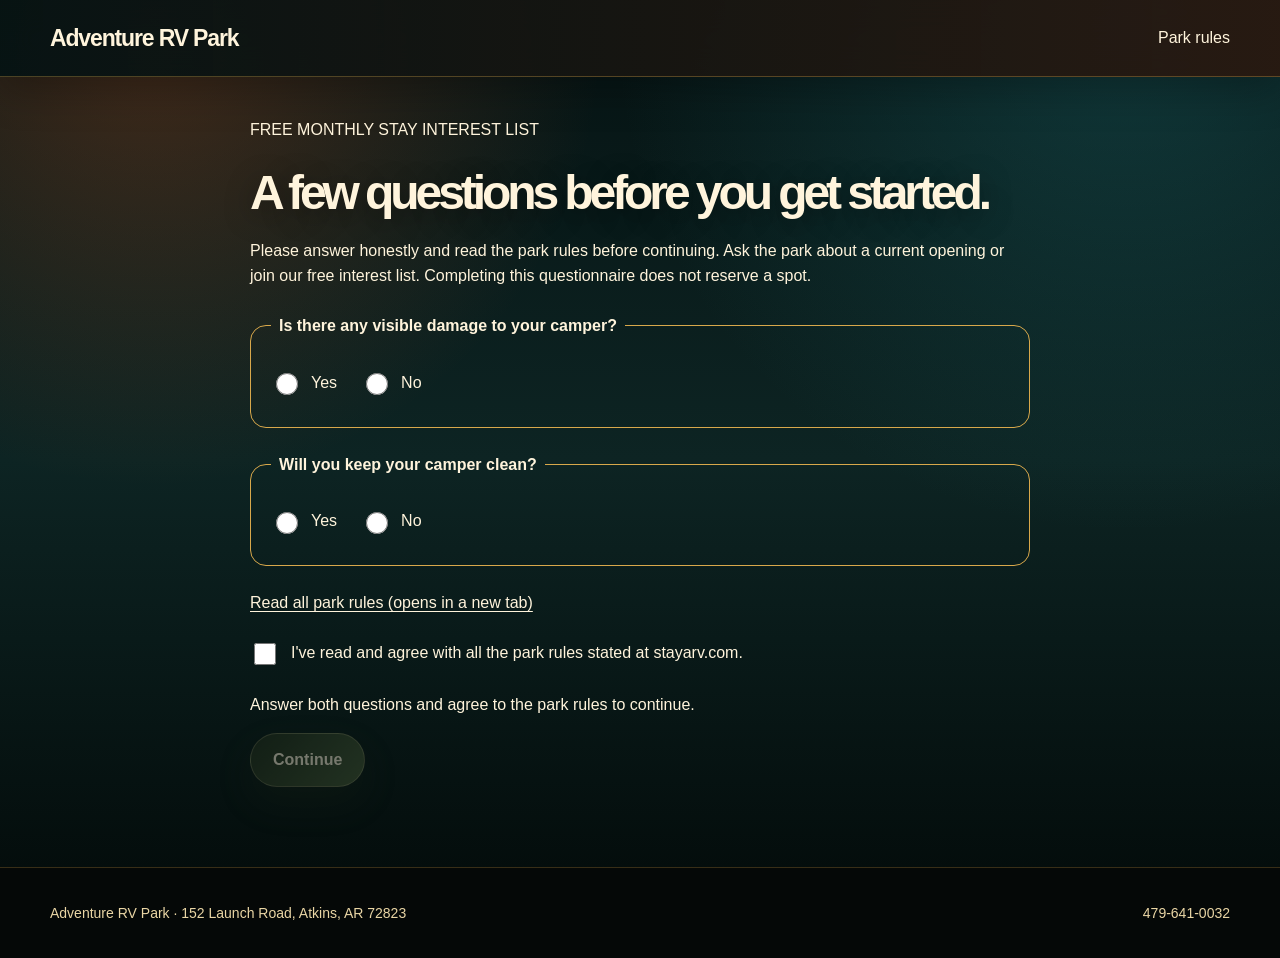
<file: signup.html>
<!doctype html><html lang="en"><head><meta charset="utf-8"><meta name="viewport" content="width=device-width, initial-scale=1"><title>Camper Questionnaire | Adventure RV Park</title><link rel="stylesheet" href="site.css"><link rel="stylesheet" href="signup.css"></head><body><nav class="nav"><div class="wrap nav-inner"><a class="brand" href="/">Adventure RV Park</a><a href="rules.html">Park rules</a></div></nav><main class="flow"><p>FREE MONTHLY STAY INTEREST LIST</p><h1>A few questions before you get started.</h1>
<p>Please answer honestly and read the park rules before continuing. Ask the park about a current opening or join our free interest list. Completing this questionnaire does not reserve a spot.</p>
<form id="camper-check" aria-describedby="gate-status">
<fieldset><legend>Is there any visible damage to your camper?</legend><label class="choice"><input type="radio" name="damage" value="yes" required> Yes</label><label class="choice"><input type="radio" name="damage" value="no" required> No</label></fieldset>
<fieldset><legend>Will you keep your camper clean?</legend><label class="choice"><input type="radio" name="clean" value="yes" required> Yes</label><label class="choice"><input type="radio" name="clean" value="no" required> No</label></fieldset>
<p><a href="rules.html" target="_blank" rel="noopener">Read all park rules (opens in a new tab)</a></p>
<label class="agreement"><input type="checkbox" name="rules" required><span>I've read and agree with all the park rules stated at stayarv.com.</span></label>
<p id="gate-status" role="status" aria-live="polite">Answer both questions and agree to the park rules to continue.</p>
<button type="submit" class="btn" id="continue" disabled aria-controls="next-step">Continue</button>
</form>
<noscript><p class="notice">Please enable JavaScript to complete the questionnaire, or call <a href="tel:14796410032">479-641-0032</a> for help.</p></noscript>
<section id="next-step" hidden aria-labelledby="next-title" class="notice"><h2 id="next-title" tabindex="-1">Next: join our free interest list.</h2><p>The Innago form asks for your contact information, birthday, address, RV length and amperage, and desired arrival date. Monthly rent is $425, or $450 with laundromat access.</p><p>We will review your request and contact you when a suitable opening is available. Joining the free interest list does not reserve a spot, guarantee availability, or create a tenancy. No payment is collected with this form.</p><div class="actions"><a class="btn" href="https://my.innago.com/a/48jcb549zs6">Join the free interest list</a><a class="btn outline" href="tel:14796410032">Questions? Call the park</a></div></section>
<script src="signup.js" defer></script></main><footer><div class="wrap footer-inner"><span>Adventure RV Park · 152 Launch Road, Atkins, AR 72823</span><a href="tel:14796410032">479-641-0032</a></div></footer></body></html>
</file>
<file: site.css>
:root {
      --forest: #061313;
      --forest2: #0d2423;
      --deep: #020807;
      --army: #2f3a24;
      --army2: #465936;
      --army3: #1f2a18;
      --gold: #d8a84b;
      --sand: #ead6a5;
      --cream: #fff4dc;
      --shadow: 0 30px 90px rgba(0,0,0,.62);
      --radius: 30px;
    }

    * {
      box-sizing: border-box;
    }

    html {
      scroll-behavior: smooth;
    }

    body {
      margin: 0;
      font-family: Arial, Helvetica, sans-serif;
      color: var(--cream);
      background:
        radial-gradient(circle at 12% 4%, rgba(185,85,36,.32), transparent 28rem),
        radial-gradient(circle at 88% 2%, rgba(31,111,115,.38), transparent 32rem),
        linear-gradient(180deg, var(--forest), var(--forest2) 48%, var(--deep));
      line-height: 1.6;
    }

    a {
      color: inherit;
      text-decoration: none;
    }

    .wrap {
      width: min(1180px, calc(100% - 40px));
      margin: 0 auto;
    }

    .top {
      background: #0b1c1b;
      color: var(--sand);
      text-align: center;
      padding: 10px 18px;
      font-size: 14px;
      border-bottom: 1px solid rgba(216,168,75,.26);
    }

    .top strong {
      color: var(--cream);
    }

    .nav {
      position: sticky;
      top: 0;
      z-index: 100;
      background: linear-gradient(90deg, rgba(6,19,19,.96), rgba(42,24,15,.90));
      backdrop-filter: blur(16px);
      border-bottom: 1px solid rgba(216,168,75,.32);
      box-shadow: 0 12px 40px rgba(0,0,0,.28);
    }

    .nav-inner {
      min-height: 76px;
      display: flex;
      align-items: center;
      justify-content: space-between;
      gap: 20px;
      padding: 10px 0;
    }

    .brand {
      display: flex;
      align-items: center;
      gap: 12px;
      font-size: 23px;
      font-weight: 900;
      letter-spacing: -.05em;
      color: var(--cream);
    }

    .mark {
      width: 52px;
      height: 52px;
      border-radius: 14px;
      display: block;
      object-fit: cover;
      box-shadow:
        0 0 0 2px rgba(216,168,75,.34),
        0 14px 32px rgba(185,85,36,.38);
      border: 1px solid rgba(255,244,220,.32);
      background: #111827;
    }

    .nav-links {
      display: flex;
      gap: 20px;
      align-items: center;
      color: var(--sand);
      font-size: 15px;
      font-weight: 800;
    }

    .nav-links a:hover {
      color: var(--cream);
    }

    .btn {
      display: inline-flex;
      align-items: center;
      justify-content: center;
      min-height: 48px;
      padding: 13px 22px;
      border-radius: 999px;
      background: linear-gradient(135deg, var(--army3), var(--army2));
      color: var(--cream);
      font-weight: 900;
      box-shadow: 0 16px 36px rgba(31,42,24,.48);
      border: 1px solid rgba(234,214,165,.28);
      transition: .2s ease;
      white-space: nowrap;
    }

    .btn:hover {
      transform: translateY(-2px);
      filter: brightness(1.12);
    }

    .btn.outline {
      background: rgba(47,58,36,.52);
      border-color: rgba(216,168,75,.48);
      box-shadow: none;
    }

    .hero {
      position: relative;
      min-height: 820px;
      display: grid;
      align-items: center;
      overflow: hidden;
      background:
        linear-gradient(90deg, rgba(6,19,19,.98), rgba(13,36,35,.82) 47%, rgba(42,24,15,.22)),
        radial-gradient(circle at 75% 65%, rgba(216,168,75,.18), transparent 22rem),
        url("sunset%20cypress%20lake.jpeg");
      background-size: cover;
      background-position: center;
    }

    .hero::after {
      content: "";
      position: absolute;
      inset: auto 0 0;
      height: 210px;
      background: linear-gradient(to bottom, transparent, var(--forest));
    }

    .hero-grid {
      position: relative;
      z-index: 2;
      display: grid;
      grid-template-columns: 1.15fr .85fr;
      gap: 34px;
      align-items: center;
      padding: 70px 0 130px;
    }

    .hero-content {
      max-width: 780px;
    }

    .hero-brand-block {
      display: flex;
      align-items: flex-end;
      gap: 30px;
      margin-bottom: 34px;
    }

    .hero-logo {
      width: 235px;
      height: 235px;
      border-radius: 44px;
      display: block;
      object-fit: cover;
      flex: 0 0 auto;
      border: 2px solid rgba(216,168,75,.58);
      box-shadow:
        0 0 0 9px rgba(47,58,36,.34),
        0 28px 80px rgba(0,0,0,.52),
        0 18px 48px rgba(185,85,36,.32);
      background: #111827;
    }

    .hero-info {
      display: grid;
      gap: 6px;
      padding-bottom: 14px;
      transform: translateY(-2px);
    }

    .hero-kicker {
      color: var(--sand);
      font-size: 14px;
      font-weight: 950;
      letter-spacing: .09em;
      text-transform: uppercase;
      line-height: 1.35;
      text-shadow: 0 8px 24px rgba(0,0,0,.55);
    }

    .hero-address {
      color: var(--cream);
      font-size: 14px;
      font-weight: 950;
      letter-spacing: .07em;
      text-transform: uppercase;
      line-height: 1.45;
      text-shadow: 0 8px 24px rgba(0,0,0,.55);
    }

    h1 {
      margin: 22px 0 18px;
      font-size: clamp(50px, 8vw, 94px);
      line-height: .9;
      letter-spacing: -.085em;
      color: var(--cream);
      text-shadow: 0 6px 30px rgba(0,0,0,.42);
    }

    .hero p {
      max-width: 680px;
      margin: 0 0 30px;
      color: #f0ddb8;
      font-size: clamp(18px, 2vw, 22px);
    }

    .hero-actions {
      display: flex;
      flex-wrap: wrap;
      gap: 14px;
      margin-bottom: 34px;
    }

    .quick-facts {
      display: grid;
      grid-template-columns: repeat(3, 1fr);
      gap: 12px;
      max-width: 760px;
    }

    .fact {
      padding: 18px;
      border-radius: 20px;
      background: rgba(13,36,35,.72);
      border: 1px solid rgba(216,168,75,.34);
      backdrop-filter: blur(10px);
      box-shadow: 0 14px 35px rgba(0,0,0,.22);
    }

    .fact strong {
      display: block;
      font-size: 24px;
      letter-spacing: -.04em;
      color: var(--cream);
      line-height: 1.05;
    }

    .fact span {
      color: var(--sand);
      font-size: 14px;
      font-weight: 800;
    }

    .price-card {
      background:
        radial-gradient(circle at top right, rgba(216,168,75,.22), transparent 16rem),
        linear-gradient(135deg, rgba(13,36,35,.94), rgba(42,24,15,.86));
      border: 1px solid rgba(216,168,75,.38);
      border-radius: 34px;
      padding: 32px;
      box-shadow: var(--shadow);
    }

    .price-card .small {
      color: var(--sand);
      font-weight: 900;
      text-transform: uppercase;
      letter-spacing: .08em;
      font-size: 13px;
    }

    .price {
      font-size: clamp(54px, 7vw, 78px);
      line-height: .9;
      letter-spacing: -.08em;
      font-weight: 950;
      margin: 14px 0 8px;
      color: var(--cream);
    }

    .price span {
      font-size: 23px;
      letter-spacing: -.03em;
      color: var(--sand);
    }

    .included {
      margin: 22px 0;
      display: grid;
      gap: 10px;
    }

    .included div,
    .list-item {
      display: flex;
      gap: 10px;
      align-items: flex-start;
      padding: 12px 13px;
      border-radius: 16px;
      background: rgba(255,244,220,.07);
      border: 1px solid rgba(234,214,165,.16);
      color: #f0ddb8;
      font-weight: 800;
    }

    .check {
      color: #c8d6a0;
      font-weight: 950;
    }

    .note {
      color: var(--sand);
      font-size: 14px;
      margin-top: 14px;
    }

    section {
      padding: 86px 0;
    }

    .section-head {
      max-width: 780px;
      margin-bottom: 32px;
    }

    .section-head h2,
    .info-panel h2,
    .location-details h2,
    .cta h2 {
      margin: 0 0 12px;
      font-size: clamp(34px, 5vw, 60px);
      line-height: .95;
      letter-spacing: -.07em;
      color: var(--cream);
    }

    .section-head p,
    .info-panel p,
    .location-details p {
      margin: 0;
      color: var(--sand);
      font-size: 18px;
    }

    .cards {
      display: grid;
      grid-template-columns: 1.05fr .95fr 1fr;
      gap: 18px;
    }

    .card {
      position: relative;
      overflow: hidden;
      min-height: 350px;
      padding: 26px;
      border-radius: var(--radius);
      border: 1px solid rgba(216,168,75,.30);
      box-shadow: 0 18px 50px rgba(0,0,0,.38);
      display: flex;
      align-items: flex-end;
      background-size: cover;
      background-position: center;
    }

    .card.offset {
      transform: translateY(36px);
    }

    .card.small-offset {
      transform: translateY(-18px);
    }

    .card::before {
      content: "";
      position: absolute;
      inset: 0;
      background:
        linear-gradient(to top, rgba(6,19,19,.94), rgba(42,24,15,.30)),
        radial-gradient(circle at bottom left, rgba(185,85,36,.26), transparent 20rem);
    }

    .card-content {
      position: relative;
      z-index: 2;
    }

    .card h3 {
      margin: 0 0 8px;
      font-size: 28px;
      line-height: 1.05;
      letter-spacing: -.05em;
      color: var(--cream);
    }

    .card p {
      margin: 0;
      color: #f0ddb8;
    }

    .park-map-section {
      padding-top: 24px;
    }

    .park-map-card {
      border-radius: 38px;
      padding: 28px;
      background:
        radial-gradient(circle at top right, rgba(216,168,75,.16), transparent 18rem),
        linear-gradient(135deg, rgba(13,36,35,.95), rgba(42,24,15,.84));
      border: 1px solid rgba(216,168,75,.34);
      box-shadow: var(--shadow);
    }

    .park-map-card h2 {
      margin: 0 0 12px;
      font-size: clamp(34px, 5vw, 56px);
      line-height: .95;
      letter-spacing: -.07em;
      color: var(--cream);
    }

    .park-map-card p {
      margin: 0 0 24px;
      color: var(--sand);
      font-size: 18px;
    }

    .park-map-img {
      width: 100%;
      display: block;
      border-radius: 28px;
      border: 1px solid rgba(216,168,75,.30);
      box-shadow: 0 18px 50px rgba(0,0,0,.38);
      background: rgba(255,244,220,.06);
    }

    .amenity-grid {
      display: grid;
      grid-template-columns: repeat(4, 1fr);
      gap: 14px;
      margin-top: 28px;
    }

    .amenity {
      background: linear-gradient(135deg, rgba(13,36,35,.86), rgba(47,58,36,.58));
      border: 1px solid rgba(216,168,75,.25);
      border-radius: 22px;
      padding: 20px;
      min-height: 150px;
      box-shadow: 0 16px 42px rgba(0,0,0,.28);
    }

    .amenity-icon {
      font-size: 25px;
      margin-bottom: 10px;
    }

    .amenity h3 {
      margin: 0 0 6px;
      font-size: 19px;
      letter-spacing: -.035em;
      color: var(--cream);
    }

    .amenity p {
      margin: 0;
      color: var(--sand);
      font-size: 15px;
    }

    .split,
    .location-card {
      display: grid;
      grid-template-columns: 1.08fr .92fr;
      gap: 24px;
      align-items: stretch;
    }

    .photo-panel {
      min-height: 620px;
      border-radius: 38px;
      background:
        linear-gradient(to top, rgba(6,19,19,.42), transparent),
        url("kayak%20group%20cypress.jpeg");
      background-size: cover;
      background-position: center;
      box-shadow: var(--shadow);
      border: 1px solid rgba(216,168,75,.30);
    }

    .info-panel,
    .location-card {
      border-radius: 34px;
      padding: 34px;
      background:
        radial-gradient(circle at top right, rgba(185,85,36,.28), transparent 18rem),
        radial-gradient(circle at bottom left, rgba(47,58,36,.38), transparent 18rem),
        linear-gradient(135deg, rgba(13,36,35,.95), rgba(42,24,15,.86));
      border: 1px solid rgba(216,168,75,.34);
      box-shadow: var(--shadow);
    }

    .list {
      display: grid;
      gap: 12px;
      margin: 24px 0 26px;
    }

    .tag {
      display: inline-flex;
      width: fit-content;
      padding: 8px 13px;
      border-radius: 999px;
      background: rgba(42,24,15,.82);
      border: 1px solid rgba(216,168,75,.58);
      color: #f9d77d;
      font-size: 13px;
      font-weight: 900;
      letter-spacing: .08em;
      text-transform: uppercase;
      margin-bottom: 18px;
    }

    .map-box {
      border-radius: 28px;
      background:
        linear-gradient(to top, rgba(6,19,19,.25), transparent),
        url("IMG_5787.JPG");
      background-size: cover;
      background-position: center;
      min-height: 390px;
      border: 1px solid rgba(216,168,75,.24);
    }

    .location-details {
      padding: 18px;
      display: flex;
      flex-direction: column;
      justify-content: center;
    }

    .address {
      font-size: 22px;
      font-weight: 900;
      color: var(--cream);
      margin: 8px 0 18px;
      line-height: 1.25;
    }

    .distance,
    .policy {
      width: fit-content;
      padding: 10px 14px;
      border-radius: 999px;
      background: rgba(47,58,36,.70);
      border: 1px solid rgba(216,168,75,.34);
      color: var(--sand);
      font-weight: 900;
      margin: 0 0 20px;
    }

    .policy {
      border-radius: 18px;
      background: rgba(42,24,15,.62);
      font-size: 15px;
      margin-top: 18px;
    }

    .masonry {
      display: grid;
      grid-template-columns: 1.25fr .75fr 1fr .9fr;
      grid-auto-rows: 150px;
      gap: 15px;
    }

    .tile {
      border-radius: 26px;
      background-size: cover;
      background-position: center;
      border: 1px solid rgba(216,168,75,.32);
      box-shadow: 0 18px 45px rgba(0,0,0,.38);
      position: relative;
      overflow: hidden;
    }

    .tile::after {
      content: "";
      position: absolute;
      inset: 0;
      background: linear-gradient(to top, rgba(6,19,19,.40), transparent);
    }

    .tile:nth-child(1) { grid-column: span 2; grid-row: span 3; }
    .tile:nth-child(2) { grid-row: span 2; }
    .tile:nth-child(3) { grid-row: span 4; }
    .tile:nth-child(4) { grid-row: span 2; }
    .tile:nth-child(5) { grid-column: span 2; grid-row: span 2; }
    .tile:nth-child(6) { grid-row: span 3; }

    .cta {
      padding: 58px;
      border-radius: 38px;
      background:
        linear-gradient(135deg, rgba(47,58,36,.94), rgba(70,89,54,.78)),
        url("fire%20with%20friends.jpeg");
      background-size: cover;
      background-position: center;
      color: var(--cream);
      box-shadow: var(--shadow);
      display: flex;
      justify-content: space-between;
      align-items: center;
      gap: 28px;
      overflow: hidden;
      border: 1px solid rgba(234,214,165,.30);
    }

    .cta p {
      margin: 0;
      max-width: 650px;
      font-size: 18px;
      font-weight: 800;
      color: #f0ddb8;
    }

    .cta-actions {
      display: flex;
      flex-wrap: wrap;
      gap: 12px;
      justify-content: flex-end;
    }

    footer {
      padding: 34px 0;
      color: var(--sand);
      border-top: 1px solid rgba(216,168,75,.24);
      background: #050807;
      font-size: 14px;
    }

    .footer-inner {
      display: flex;
      justify-content: space-between;
      gap: 20px;
      flex-wrap: wrap;
    }

    @media (max-width: 980px) {
      .nav-links {
        display: none;
      }

      .hero {
        min-height: auto;
      }

      .hero-grid,
      .split,
      .location-card,
      .quick-facts,
      .cards,
      .amenity-grid,
      .masonry {
        grid-template-columns: 1fr;
      }

      .hero-grid {
        padding: 74px 0 96px;
      }

      .hero-logo {
        width: 165px;
        height: 165px;
        border-radius: 32px;
      }

      .hero-kicker,
      .hero-address {
        font-size: 13px;
      }

      .photo-panel,
      .map-box {
        min-height: 390px;
      }

      .card.offset,
      .card.small-offset {
        transform: none;
      }

      .tile,
      .tile:nth-child(1),
      .tile:nth-child(2),
      .tile:nth-child(3),
      .tile:nth-child(4),
      .tile:nth-child(5),
      .tile:nth-child(6) {
        grid-column: auto;
        grid-row: auto;
        min-height: 280px;
      }

      .cta {
        flex-direction: column;
        align-items: flex-start;
        padding: 36px;
      }

      .cta-actions {
        justify-content: flex-start;
      }
    }

    @media (max-width: 600px) {
      .wrap {
        width: min(100% - 28px, 1180px);
      }

      .hero-brand-block {
        flex-direction: column;
        align-items: flex-start;
        gap: 18px;
      }

      .hero-info {
        width: 100%;
        padding-bottom: 0;
      }

      h1 {
        font-size: clamp(46px, 18vw, 72px);
      }

      .price-card,
      .info-panel,
      .location-card,
      .park-map-card {
        padding: 24px;
      }

      .price {
        font-size: 58px;
      }

      .brand span {
        font-size: 20px;
      }

      .btn {
        width: 100%;
      }

      .hero-actions,
      .cta-actions {
        width: 100%;
      }
    }
  
/* Application buttons echo the logo's warm yellow and red. */
.btn.application-btn {
  background: linear-gradient(110deg, #ffdc65 0%, #f7a04e 55%, #ed7352 100%);
  color: #251006;
  border: 1px solid #f9b45a;
  box-shadow: 0 10px 28px rgba(185, 60, 30, .32);
}
.nav-links .application-btn:hover { color: #251006; }
.application-btn:focus-visible { outline: 3px solid #fff4dc; outline-offset: 4px; }

/* Lake-blue resident access buttons. */
.btn.resident-portal-btn {
  background: linear-gradient(135deg, #086b94, #075176);
  color: #ffffff;
  border-color: #62b7d8;
  box-shadow: 0 10px 28px rgba(4, 74, 112, .32);
}
.nav-links .resident-portal-btn:hover { color: #ffffff; }
.resident-portal-btn:focus-visible { outline: 3px solid #a8e2fa; outline-offset: 4px; }
</file>
<file: availability.css>
.availability-summary{font-size:1.3rem;font-weight:800;color:#fff3c8}.availability-help,.availability-updated{font-size:.9rem;line-height:1.5}.availability-scroll{overflow:hidden;border-radius:20px;border:1px solid #d7b57366}.availability-canvas{position:relative;width:100%;min-width:0;container-type:inline-size}.availability-canvas img{display:block;width:100%;height:auto;border-radius:0}.availability-pin{position:absolute;transform:translate(-125%,-50%);width:clamp(9px,2.6cqw,33px);height:clamp(9px,2.6cqw,33px);border:0;border-radius:50%;font-size:clamp(5.5px,1.05cqw,13px);font-weight:800;cursor:pointer;color:white;background:#646464;box-shadow:0 2px 5px #000b;padding:0}.availability-pin[data-status=occupied]{background:#833d34}.availability-pin[data-status=available]{background:#126039}.availability-pin:focus-visible,.availability-item:focus-visible{outline:4px solid #f4cc47;outline-offset:3px;z-index:2}.availability-detail{font-weight:700;min-height:1.5em}.availability-grid{display:grid;grid-template-columns:repeat(auto-fit,minmax(135px,1fr));gap:8px;margin:16px 0}.availability-item{min-height:44px;border:1px solid #c5bdab;border-radius:8px;padding:10px;background:#303934;color:#fff;font:inherit;cursor:pointer}.availability-item[data-status=available]{background:#126039}.availability-item[data-status=occupied]{background:#68382f}.availability-updated{opacity:.85}

.availability-amperage{display:block;margin-top:4px;font-size:.78em;line-height:1.3;color:#f4dfc5}

.availability-pin[data-spot="1"],.availability-pin[data-spot="2"],.availability-pin[data-spot="3"],.availability-pin[data-spot="4"],.availability-pin[data-spot="5"],.availability-pin[data-spot="6"],.availability-pin[data-spot="7"],.availability-pin[data-spot="8"],.availability-pin[data-spot="9"]{transform:translate(-165%,-50%)}

.availability-amperage-30{width:fit-content;margin-left:auto;margin-right:auto;padding:1px 5px;border-radius:4px;background:#ffe34d;color:#211b08;font-weight:700}


/* Revised October 22 map: centers for sites 1–16 are defined in availability.js. */
.availability-pin[data-spot="1"],.availability-pin[data-spot="2"],.availability-pin[data-spot="3"],.availability-pin[data-spot="4"],.availability-pin[data-spot="5"],.availability-pin[data-spot="6"],.availability-pin[data-spot="7"],.availability-pin[data-spot="8"],.availability-pin[data-spot="9"],.availability-pin[data-spot="10"],.availability-pin[data-spot="11"],.availability-pin[data-spot="12"],.availability-pin[data-spot="13"],.availability-pin[data-spot="14"],.availability-pin[data-spot="15"],.availability-pin[data-spot="16"]{transform:translate(-50%,-50%)}

/* Possible openings are intentionally distinct from park-confirmed openings. */
.availability-pin[data-status="potential"] { background: #8b5a19; color: #fff; }
.availability-item[data-status="potential"] { border-color: #8b5a19; background: #fff4db; color: #563809; }
</file>
<file: signup.css>
main.flow {max-width:820px;margin:40px auto;padding:0 20px 40px} .flow h1 {font-size:clamp(32px,6vw,48px);line-height:1.15} .flow a:not(.btn) {text-decoration:underline;text-underline-offset:3px} .flow fieldset {margin:24px 0;padding:20px;border:1px solid #d8a84b;border-radius:16px} .flow legend {font-weight:bold;padding:0 8px} .choice {display:inline-flex;align-items:center;gap:10px;margin-right:24px;min-height:48px;cursor:pointer} input {width:22px;height:22px;accent-color:#d8a84b;flex-shrink:0} .agreement {display:flex;align-items:flex-start;gap:12px;margin:24px 0} .agreement input {margin-top:3px} button {font:inherit;cursor:pointer} button:disabled {opacity:.45;cursor:not-allowed;transform:none;filter:none} :focus-visible {outline:3px solid #d8a84b;outline-offset:5px} [hidden] {display:none!important} .notice {padding:18px;border-left:4px solid #d8a84b;background:#0d2423;margin:24px 0} .rules-section {padding:14px 0;border-bottom:1px solid #465936} .rules-section h2 {font-size:24px;line-height:1.3} .rules-section p {white-space:pre-line} .flow .actions {display:flex;gap:12px;flex-wrap:wrap} @media(prefers-reduced-motion:reduce){html{scroll-behavior:auto}}
</file>
